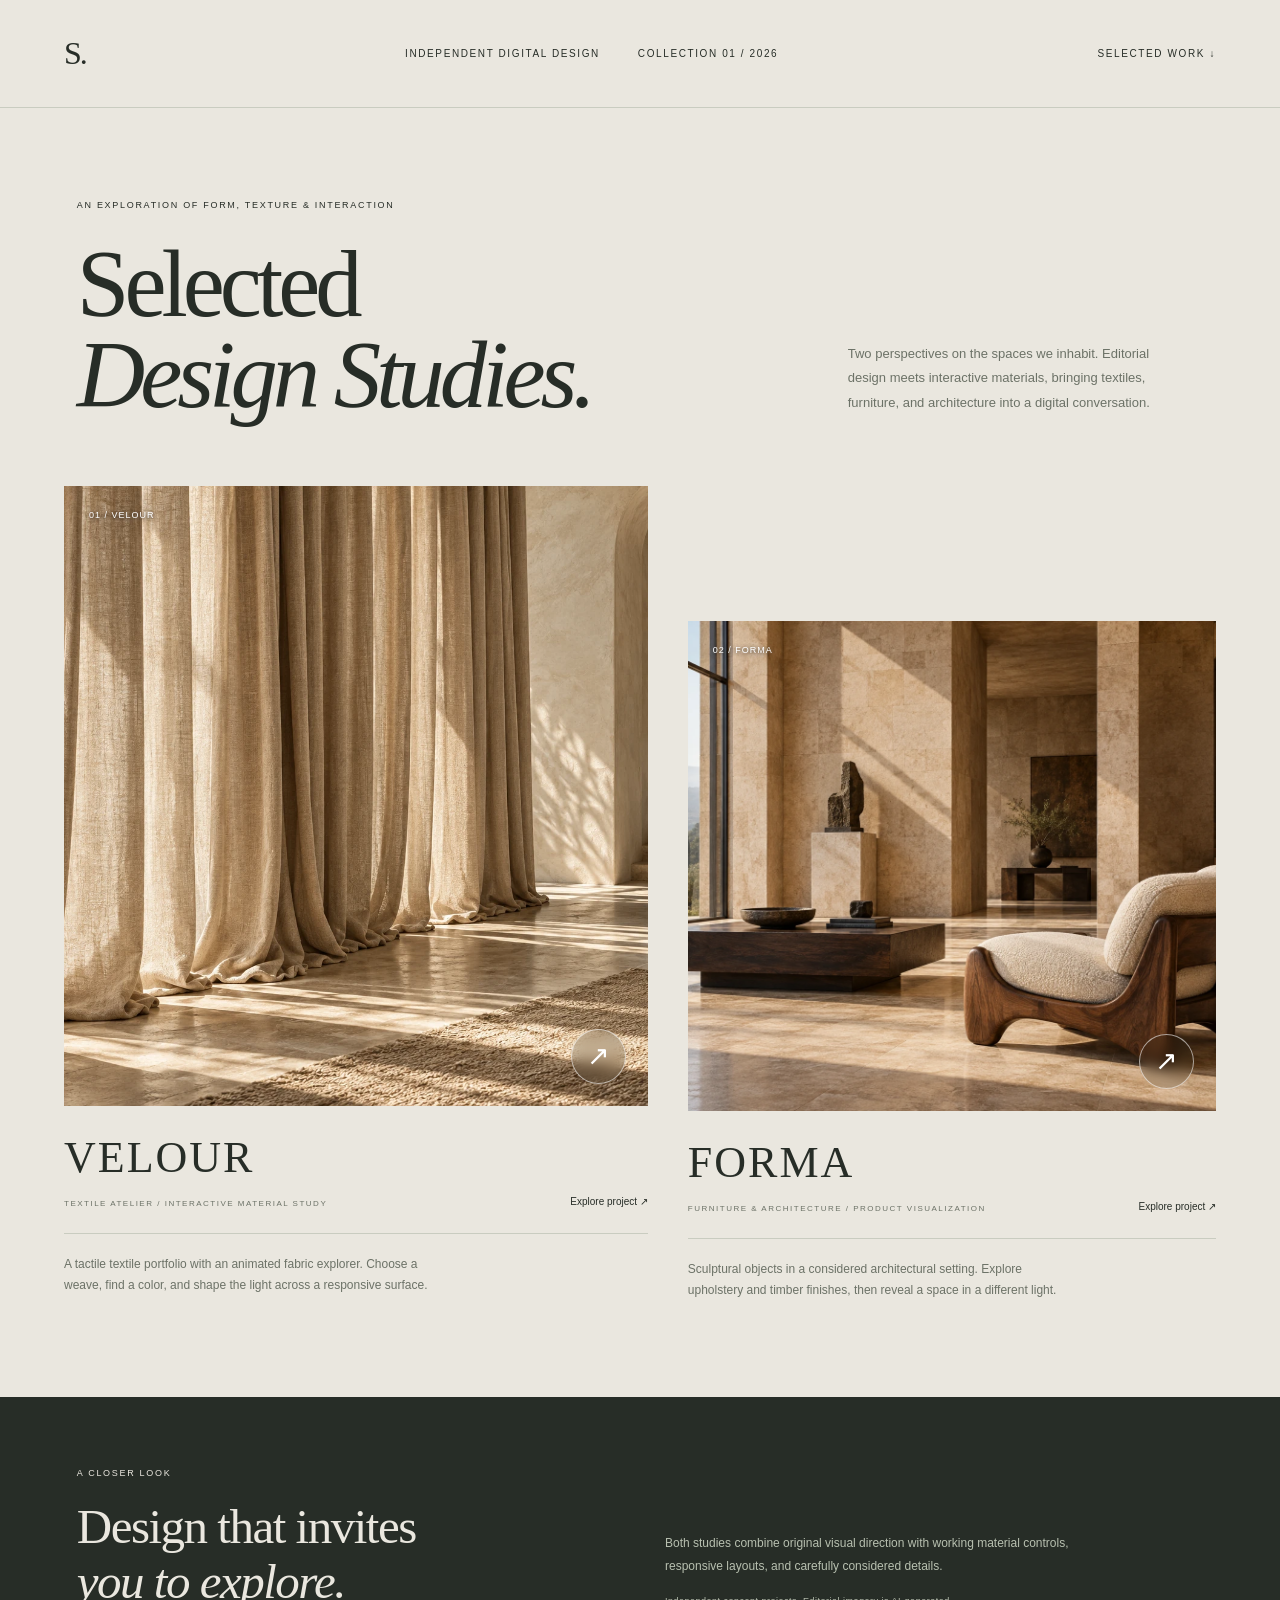
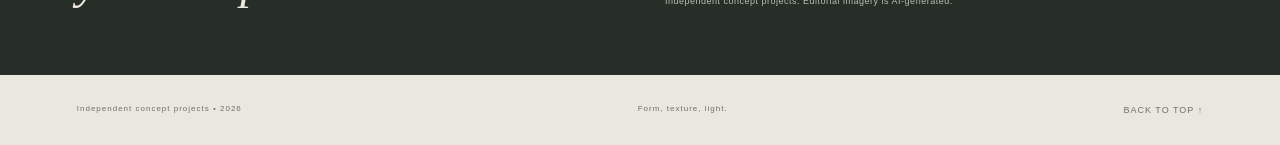
<file: index.html>
<!doctype html>
<html lang="en">
<head>
<meta charset="utf-8"><meta name="viewport" content="width=device-width, initial-scale=1">
<title>Selected Design Studies</title><meta name="description" content="Two independent digital design studies exploring textiles, sculptural furniture, and architectural atmosphere through interactive materials."><meta name="theme-color" content="#eae7df">
<link rel="icon" href="data:image/svg+xml,%3Csvg xmlns='http://www.w3.org/2000/svg' viewBox='0 0 64 64'%3E%3Crect width='64' height='64' fill='%23272d27'/%3E%3Ctext x='13' y='46' font-family='Georgia' font-size='43' fill='%23eae7df'%3Es%3C/text%3E%3C/svg%3E">
<style>
:root{--paper:#eae7df;--ink:#272d27;--muted:#6c7267;--line:#c9ccc0}*{box-sizing:border-box}html{scroll-behavior:smooth}body{margin:0;background:var(--paper);color:var(--ink);font-family:Arial,Helvetica,sans-serif}a{color:inherit;text-decoration:none}a:focus-visible{outline:2px solid #887348;outline-offset:8px}header{padding:35px 5%;display:flex;align-items:center;justify-content:space-between;border-bottom:1px solid var(--line);font-size:10px;letter-spacing:1.6px;text-transform:uppercase}.mark{font-family:Georgia,serif;font-size:32px;letter-spacing:-2px}.header-meta{display:flex;gap:38px}.intro{padding:86px 6% 65px;display:grid;grid-template-columns:2fr 1fr;align-items:end;gap:60px}.eyebrow{font-size:9px;letter-spacing:1.7px;text-transform:uppercase}.intro h1{font:400 clamp(62px,7.4vw,116px)/.96 Georgia,serif;letter-spacing:-5px;margin:27px 0 0}.intro h1 em{font-weight:400}.intro p{max-width:310px;font-size:13px;line-height:1.9;color:var(--muted);margin:0 0 5px}.work{padding:0 5% 95px;display:grid;grid-template-columns:1.05fr .95fr;gap:40px;align-items:start}.project{display:block}.project:nth-child(2){padding-top:135px}.image{height:620px;overflow:hidden;position:relative;background:#b3a68c}.project:nth-child(2) .image{height:490px;background:#6f695b}.image img{width:100%;height:100%;display:block;object-fit:cover;transition:transform .8s cubic-bezier(.2,.7,.3,1)}.project:first-child img{object-position:44% center}.project:nth-child(2) img{object-position:70% center}.project:hover img{transform:scale(1.035)}.number{position:absolute;top:24px;left:25px;color:#fff;font-size:9px;letter-spacing:1px;text-shadow:0 1px 4px #333}.open{position:absolute;right:22px;bottom:22px;width:55px;height:55px;border:1px solid #ffffff90;color:#fff;border-radius:50%;display:grid;place-items:center;font-size:27px;background:#20261c25;backdrop-filter:blur(7px);transition:background .3s}.project:hover .open{background:#eae7df;color:var(--ink)}.caption{padding:26px 0 23px;display:flex;align-items:end;justify-content:space-between;gap:16px;border-bottom:1px solid var(--line)}.caption h2{font:400 44px Georgia,serif;letter-spacing:2px;margin:0 0 9px}.caption .category{font-size:8px;letter-spacing:1.5px;text-transform:uppercase;color:var(--muted)}.view{font-size:10px;white-space:nowrap;padding-bottom:3px}.description{font-size:12px;line-height:1.8;max-width:390px;color:var(--muted);margin:20px 0 0}.closing{background:var(--ink);color:var(--paper);padding:65px 6%;display:grid;grid-template-columns:1fr 1fr;gap:50px;align-items:end}.closing h2{font:400 49px/1.12 Georgia,serif;letter-spacing:-1.5px;margin:20px 0 0}.closing p{font-size:12px;line-height:1.9;color:#b8c0b0;max-width:420px;margin:0}.closing p span{display:block;font-size:9px;letter-spacing:.5px;margin-top:15px}footer{padding:27px 6%;display:flex;justify-content:space-between;gap:25px;font-size:8px;letter-spacing:1px;color:var(--muted);line-height:1.8}footer a{font-size:9px;text-transform:uppercase}@media(min-width:1700px){body{max-width:1900px;margin:auto}}@media(max-width:1000px){.intro{gap:35px}.intro h1{font-size:77px}.image{height:490px}.project:nth-child(2) .image{height:400px}.work{gap:28px}.caption h2{font-size:34px}.caption{align-items:start;flex-direction:column;gap:15px}.closing h2{font-size:42px}}@media(max-width:650px){header{padding:24px 6%}.header-meta{gap:0}.header-meta span:last-child{display:none}.intro{display:block;padding:57px 6% 42px}.intro h1{font-size:61px;letter-spacing:-3px;margin:23px 0 28px}.intro p{font-size:12px;max-width:330px}.work{display:block;padding:0 6% 55px}.project:nth-child(2){padding-top:48px}.image,.project:nth-child(2) .image{height:460px}.caption{flex-direction:row;align-items:end}.caption h2{font-size:34px}.caption .category{font-size:7px}.view{font-size:8px}.description{font-size:11px;margin-top:16px}.open{height:46px;width:46px;font-size:23px}.closing{display:block;padding:52px 6%}.closing h2{font-size:40px;margin-bottom:28px}.closing p{font-size:11px}footer{font-size:7px;gap:20px}footer>span{max-width:240px}}@media(prefers-reduced-motion:reduce){html{scroll-behavior:auto}.image img,.open{transition:none}}
</style>
</head>
<body>
<header><a class="mark" href="#" aria-label="Selected Design Studies home">s.</a><div class="header-meta"><span>Independent digital design</span><span>Collection 01 / 2026</span></div><a href="#work">Selected work ↓</a></header>
<main>
<section class="intro"><div><span class="eyebrow">An exploration of form, texture & interaction</span><h1>Selected<br><em>Design Studies.</em></h1></div><p>Two perspectives on the spaces we inhabit. Editorial design meets interactive materials, bringing textiles, furniture, and architecture into a digital conversation.</p></section>
<section class="work" id="work" aria-label="Selected portfolio projects">
<a class="project" href="velour/"><div class="image"><img src="velour/assets/hero.webp" alt="Sunlit natural linen draped through a warm architectural interior" fetchpriority="high"><span class="number">01 / VELOUR</span><span class="open" aria-hidden="true">↗</span></div><div class="caption"><div><h2>VELOUR</h2><span class="category">Textile atelier / Interactive material study</span></div><span class="view">Explore project ↗</span></div><p class="description">A tactile textile portfolio with an animated fabric explorer. Choose a weave, find a color, and shape the light across a responsive surface.</p></a>
<a class="project" href="forma/"><div class="image"><img src="forma/assets/hero.webp" alt="A sculptural walnut and bouclé lounge chair in a limestone gallery" fetchpriority="high"><span class="number">02 / FORMA</span><span class="open" aria-hidden="true">↗</span></div><div class="caption"><div><h2>FORMA</h2><span class="category">Furniture & architecture / Product visualization</span></div><span class="view">Explore project ↗</span></div><p class="description">Sculptural objects in a considered architectural setting. Explore upholstery and timber finishes, then reveal a space in a different light.</p></a>
</section>
<section class="closing"><div><span class="eyebrow">A closer look</span><h2>Design that invites<br><em>you to explore.</em></h2></div><p>Both studies combine original visual direction with working material controls, responsive layouts, and carefully considered details.<span>Independent concept projects. Editorial imagery is AI-generated.</span></p></section>
</main><footer><span>Independent concept projects • 2026</span><span>Form, texture, light.</span><a href="#">Back to top ↑</a></footer>
</body></html>
</file>
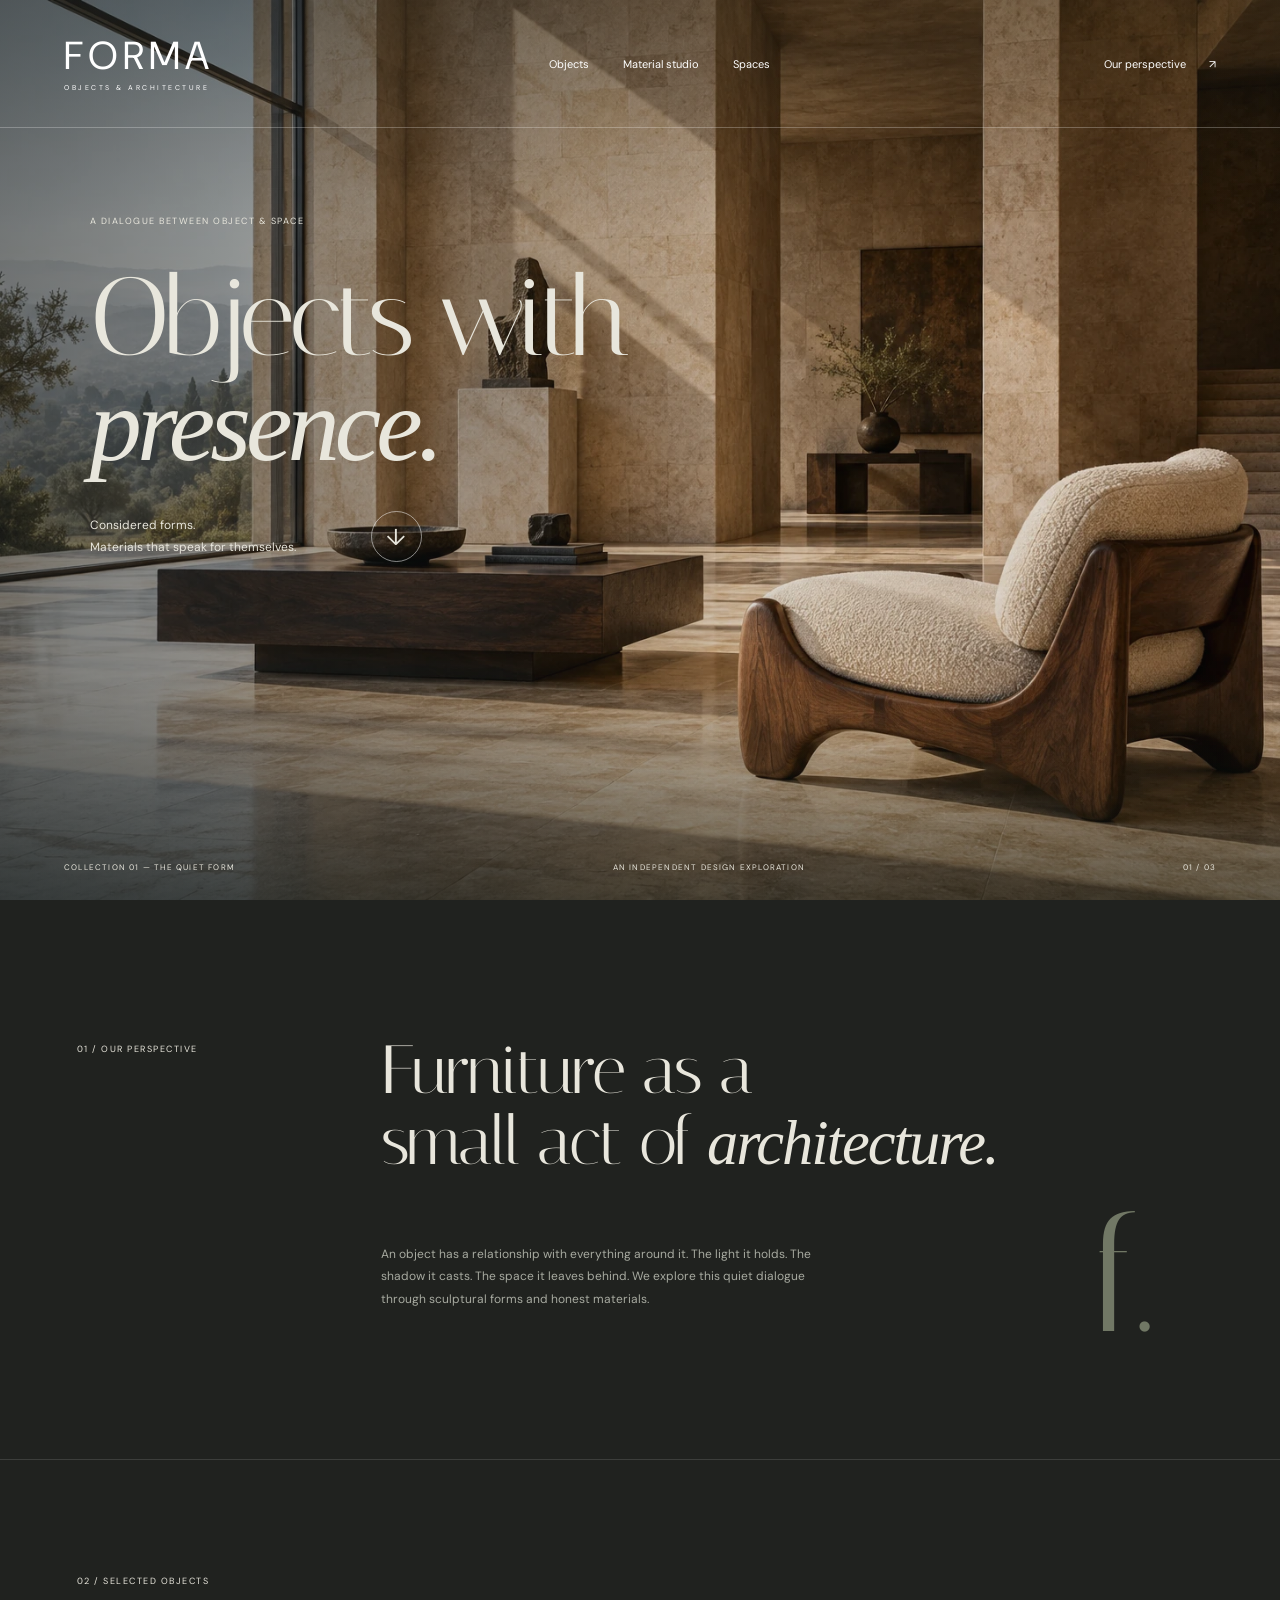
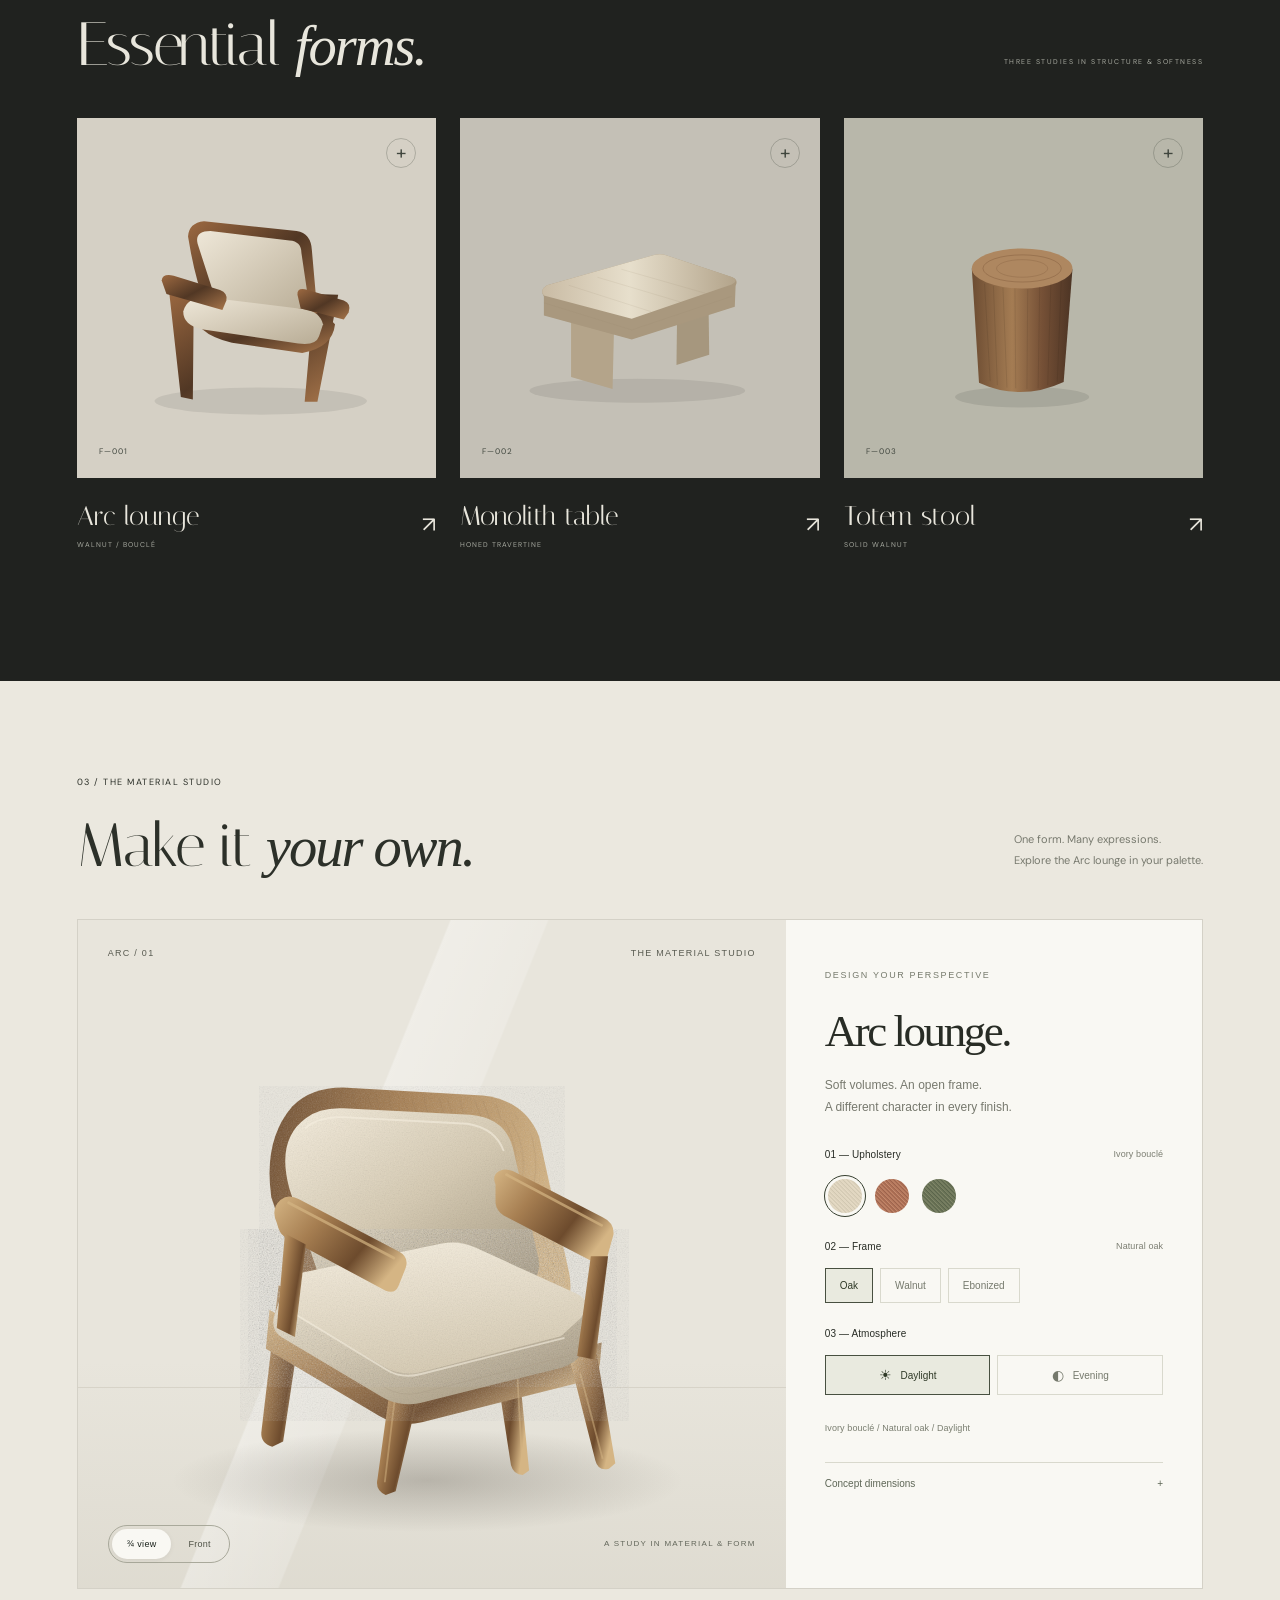
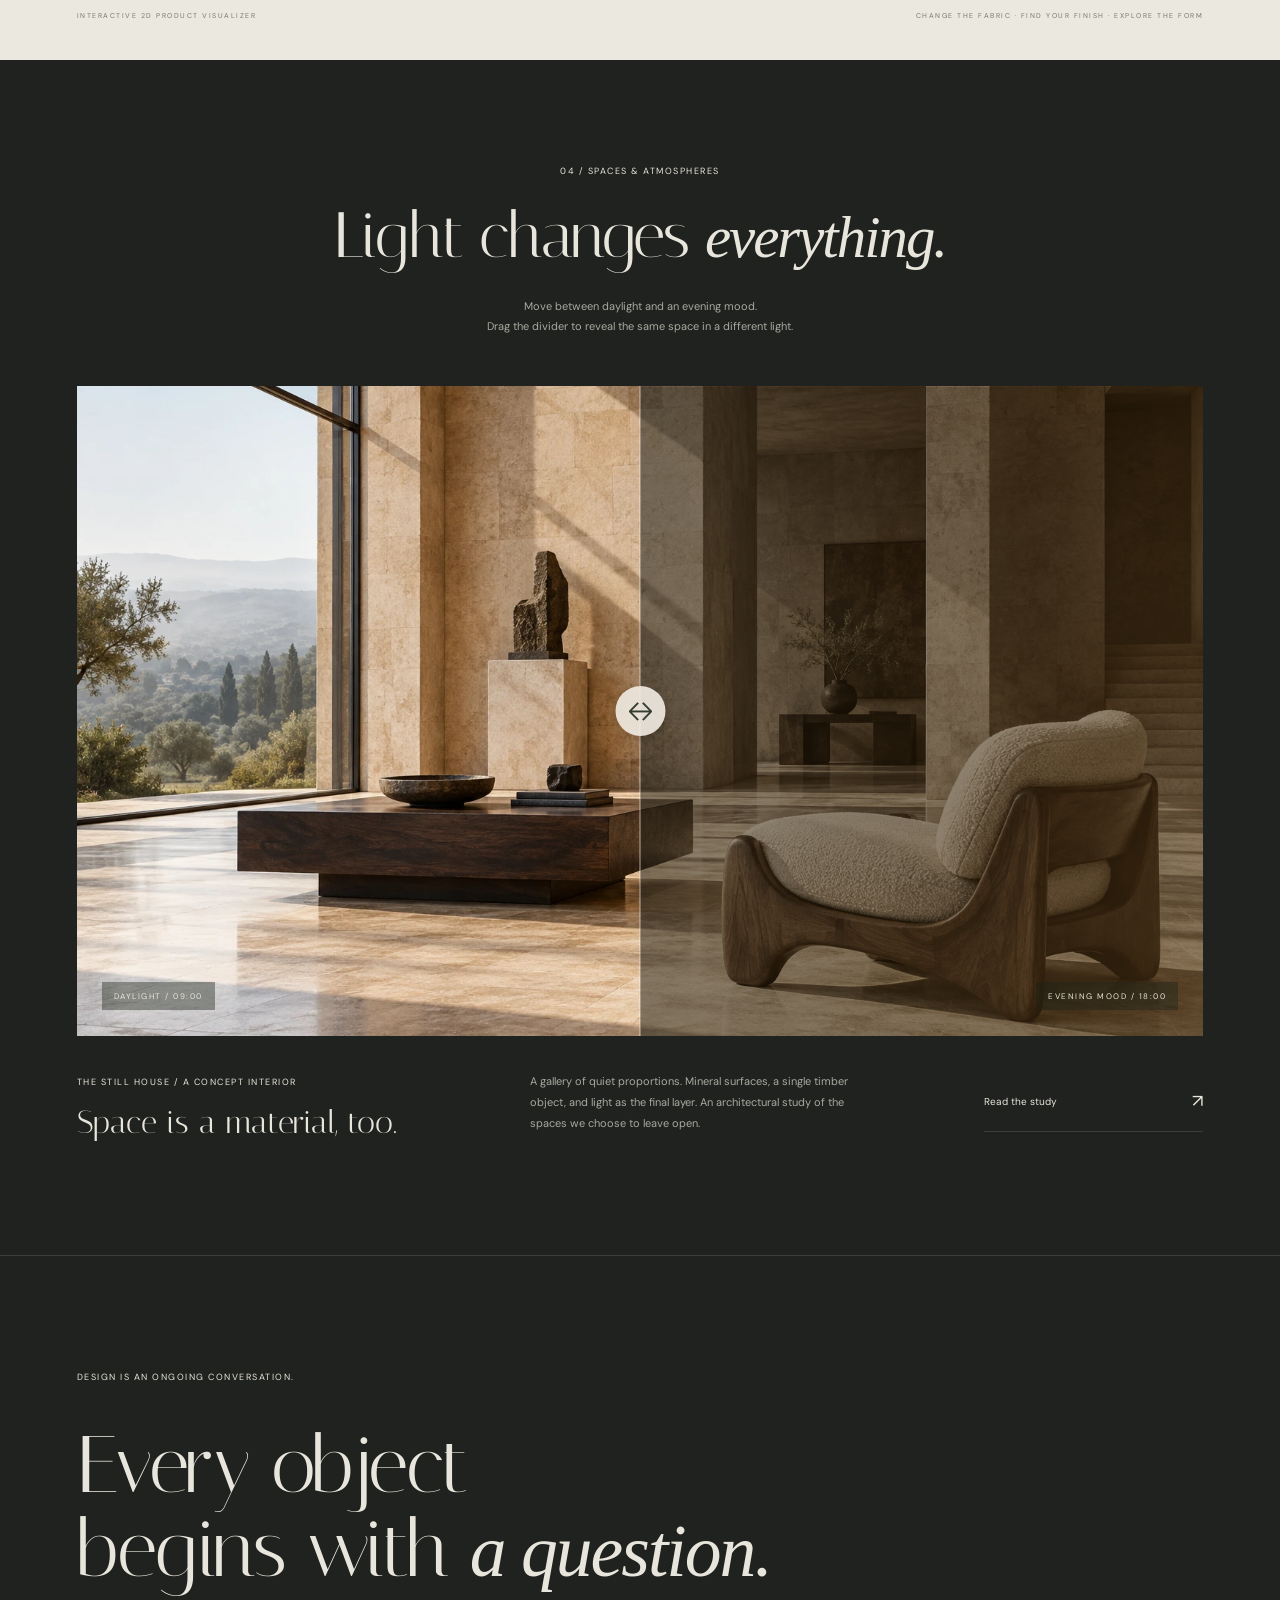
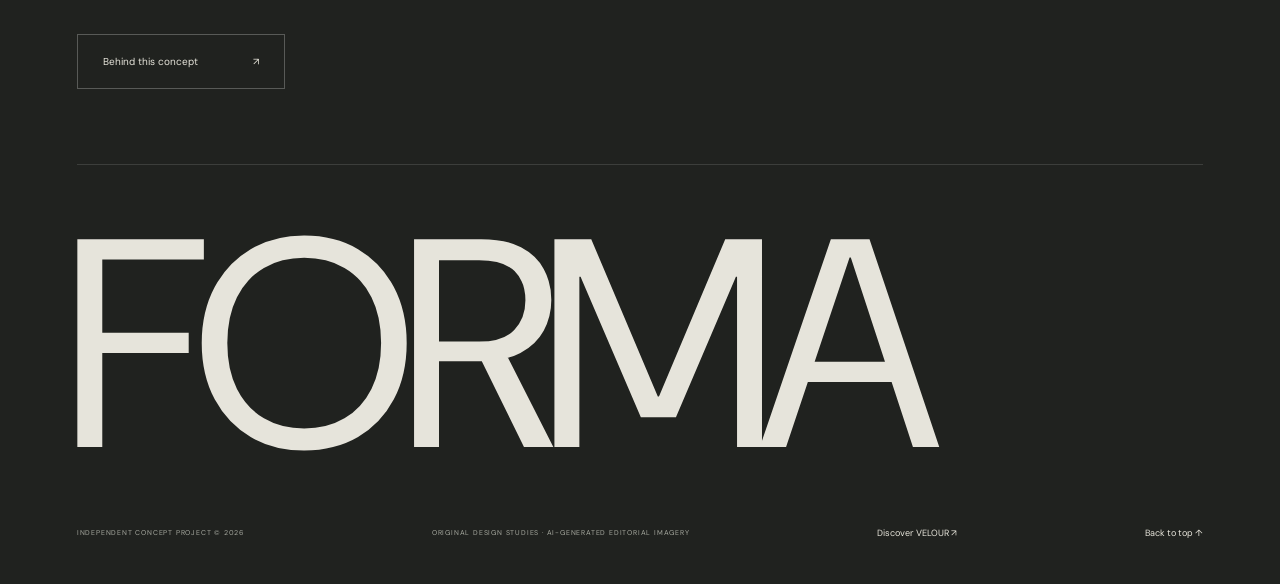
<file: forma/index.html>
<!doctype html><html lang="en"><head><meta charset="utf-8"><meta name="viewport" content="width=device-width,initial-scale=1"><title>FORMA — Objects with presence.</title><meta name="description" content="An independent furniture and architecture concept portfolio. Configure a sculptural chair and explore a layered architectural light study."><meta name="theme-color" content="#20221f"><meta property="og:title" content="FORMA — Objects & Architecture"><meta property="og:description" content="Sculptural furniture, a live finish configurator, and an architectural light study. Independent concept."><meta property="og:image" content="assets/hero.webp"><link rel="icon" href="data:image/svg+xml,%3Csvg xmlns='http://www.w3.org/2000/svg' viewBox='0 0 64 64'%3E%3Crect width='64' height='64' fill='%2320221f'/%3E%3Ctext x='14' y='47' font-family='Georgia' font-size='48' fill='%23eeeae0'%3EF%3C/text%3E%3C/svg%3E"><link rel="stylesheet" href="style.css"><link rel="stylesheet" href="visualizer.css"><script src="app.js" defer></script><script src="visualizer.js" defer></script></head><body>
<a class="skip" href="#objects">Skip to objects</a><header class="header"><a class="logo" href="#" aria-label="Forma home">FORMA<span>OBJECTS & ARCHITECTURE</span></a><nav aria-label="Main navigation"><a href="#objects">Objects</a><a href="#material-studio">Material studio</a><a href="#spaces">Spaces</a></nav><a class="header-end" href="#about">Our perspective <span>↗</span></a></header>
<main><section class="hero"><img src="assets/hero.webp" alt="A sculptural walnut lounge chair in a monumental limestone architectural gallery" fetchpriority="high"><div class="hero-shade"></div><div class="hero-content"><span class="eyebrow">A DIALOGUE BETWEEN OBJECT & SPACE</span><h1>Objects with<br><em>presence.</em></h1><div class="hero-row"><p>Considered forms.<br>Materials that speak for themselves.</p><a class="round-link" href="#objects" aria-label="Discover the objects">↓</a></div></div><div class="hero-caption"><span>COLLECTION 01 — THE QUIET FORM</span><span>AN INDEPENDENT DESIGN EXPLORATION</span><span>01 / 03</span></div></section>
<section class="manifesto section" id="about"><span class="section-label">01 / OUR PERSPECTIVE</span><div><h2>Furniture as a<br>small act of <em>architecture.</em></h2><div class="manifesto-bottom"><p>An object has a relationship with everything around it. The light it holds. The shadow it casts. The space it leaves behind. We explore this quiet dialogue through sculptural forms and honest materials.</p><div class="manifesto-mark" aria-hidden="true">f.</div></div></div></section>
<section class="objects section" id="objects"><div class="section-heading"><div><span class="section-label">02 / SELECTED OBJECTS</span><h2>Essential <em>forms.</em></h2></div><span class="mini-note">THREE STUDIES IN STRUCTURE & SOFTNESS</span></div><div class="object-grid"><button class="object-card" data-object="arc"><div class="object-art art-chair"><svg viewBox="0 0 450 400" aria-hidden="true"><defs><linearGradient id="chairWood" x2="1" y2="1"><stop stop-color="#9c6941"/><stop offset=".5" stop-color="#513724"/><stop offset="1" stop-color="#a8764b"/></linearGradient><linearGradient id="chairFabric" x2="1" y2="1"><stop stop-color="#eee7d8"/><stop offset="1" stop-color="#b8ac95"/></linearGradient></defs><ellipse cx="230" cy="329" rx="133" ry="17" fill="#000" opacity=".08"/><path d="M115 189L130 324 145 327 146 219 292 252 285 330 301 330 327 196Z" fill="url(#chairWood)"/><path d="M144 213Q145 244 194 256L282 269Q320 262 323 233L306 216Z" fill="url(#chairWood)"/><path d="M139 123Q140 106 159 104L275 116Q293 119 294 140L301 219 178 235Q153 210 139 123Z" fill="url(#chairWood)"/><path d="M151 132Q147 116 167 116L266 128Q281 129 281 144L291 212 181 225Z" fill="url(#chairFabric)"/><path d="M133 217Q137 199 162 199L285 214Q304 217 308 233L303 248Q299 260 277 257L156 239Q133 234 133 217Z" fill="url(#chairFabric)"/><path d="M106 178Q107 169 121 172L179 190Q189 194 187 203L182 215 112 195Z" fill="url(#chairWood)"/><path d="M276 196Q275 186 289 190L334 203Q344 207 340 218L334 227 280 213Z" fill="url(#chairWood)"/></svg><span class="object-plus">+</span><span class="object-number">F—001</span></div><div class="object-caption"><h3>Arc lounge</h3><span>WALNUT / BOUCLÉ</span><span>↗</span></div></button><button class="object-card" data-object="monolith"><div class="object-art art-table"><svg viewBox="0 0 450 400" aria-hidden="true"><defs><linearGradient id="tableStone"><stop stop-color="#c9bba4"/><stop offset=".45" stop-color="#e7dfcc"/><stop offset="1" stop-color="#b3a48b"/></linearGradient></defs><ellipse cx="222" cy="316" rx="135" ry="15" fill="#000" opacity=".08"/><path d="M139 214L139 299 191 314 193 230Z" fill="#b4a48a"/><path d="M272 202L271 284 312 271 311 199Z" fill="#a6977e"/><path d="M105 198Q99 190 109 184L244 146Q251 144 260 147L341 174Q349 177 345 185L344 211 215 252 105 222Z" fill="#a9987e"/><path d="M105 197Q99 190 109 184L244 146Q251 144 260 147L341 174Q350 178 340 183L215 226Z" fill="url(#tableStone)"/><g fill="none" stroke="#8e8066" opacity=".15"><path d="M136 184L239 217M172 174L276 205M202 164L307 194M105 206L215 240 340 198"/></g></svg><span class="object-plus">+</span><span class="object-number">F—002</span></div><div class="object-caption"><h3>Monolith table</h3><span>HONED TRAVERTINE</span><span>↗</span></div></button><button class="object-card" data-object="totem"><div class="object-art art-stool"><svg viewBox="0 0 450 400" aria-hidden="true"><defs><linearGradient id="stoolWood"><stop stop-color="#6c4c32"/><stop offset=".4" stop-color="#a47c53"/><stop offset=".7" stop-color="#755036"/><stop offset="1" stop-color="#4c3424"/></linearGradient></defs><ellipse cx="223" cy="324" rx="84" ry="13" fill="#000" opacity=".09"/><path d="M160 163L169 306Q221 330 275 305L286 164Z" fill="url(#stoolWood)"/><ellipse cx="223" cy="163" rx="63" ry="25" fill="#ae8760"/><ellipse cx="223" cy="163" rx="49" ry="17" fill="none" stroke="#7a5638" opacity=".5"/><ellipse cx="223" cy="163" rx="32" ry="11" fill="none" stroke="#7a5638" opacity=".35"/><g fill="none" stroke="#24170f" opacity=".13"><path d="M176 182L183 304M187 185L192 309M199 187L204 312M214 188L215 313M230 189L229 314M245 186L243 313M259 182L255 309M272 178L267 305"/></g></svg><span class="object-plus">+</span><span class="object-number">F—003</span></div><div class="object-caption"><h3>Totem stool</h3><span>SOLID WALNUT</span><span>↗</span></div></button></div></section>
<section class="studio section" id="material-studio"><div class="section-heading"><div><span class="section-label">03 / THE MATERIAL STUDIO</span><h2>Make it <em>your own.</em></h2></div><p>One form. Many expressions.<br>Explore the Arc lounge in your palette.</p></div><!-- Include visualizer.css and visualizer.js once. This component has no dependencies. -->
<section class="forma-configurator" aria-label="Arc lounge chair material studio">
  <div class="forma-stage" data-light="day">
    <div class="forma-stage-meta"><span>ARC / 01</span><span>THE MATERIAL STUDIO</span></div>
    <div class="forma-light-wash" aria-hidden="true"></div>
    <svg class="forma-chair" viewBox="0 0 780 650" role="img" aria-label="Arc sculptural lounge chair in ivory boucle with natural oak frame">
      <defs>
        <linearGradient id="forma-wood-grad" x1="0" y1="0" x2="1" y2=".6"><stop stop-color="var(--forma-wood-light)"/><stop offset=".36" stop-color="var(--forma-wood)"/><stop offset=".73" stop-color="var(--forma-wood-dark)"/><stop offset="1" stop-color="var(--forma-wood-light)"/></linearGradient>
        <linearGradient id="forma-fabric-grad" x1="0" y1="0" x2=".8" y2="1"><stop stop-color="var(--forma-fabric-light)"/><stop offset=".5" stop-color="var(--forma-fabric)"/><stop offset="1" stop-color="var(--forma-fabric-dark)"/></linearGradient>
        <linearGradient id="forma-seat-grad" x1=".2" y1="0" x2=".5" y2="1"><stop stop-color="var(--forma-fabric-light)"/><stop offset="1" stop-color="var(--forma-fabric)"/></linearGradient>
        <linearGradient id="forma-back-grad" x1="0" y1="0" x2="1" y2=".2"><stop stop-color="var(--forma-wood-dark)"/><stop offset=".44" stop-color="var(--forma-wood)"/><stop offset="1" stop-color="var(--forma-wood-light)"/></linearGradient>
        <radialGradient id="forma-shadow"><stop stop-color="#30291f" stop-opacity=".24"/><stop offset="1" stop-color="#30291f" stop-opacity="0"/></radialGradient>
        <filter id="forma-boucle"><feTurbulence type="fractalNoise" baseFrequency=".72" numOctaves="3" seed="19" result="noise"/><feColorMatrix in="noise" type="saturate" values="0"/><feComponentTransfer><feFuncA type="linear" slope=".24"/></feComponentTransfer><feBlend in="SourceGraphic" mode="multiply"/></filter>
        <filter id="forma-soft"><feGaussianBlur stdDeviation="5"/></filter>
        <pattern id="forma-grain" width="39" height="160" patternUnits="userSpaceOnUse"><path d="M1 0Q22 35 10 80T17 160M9 0Q30 35 19 80T25 160M25 0Q43 35 33 80T37 160" fill="none" stroke="var(--forma-wood-dark)" stroke-width=".65" opacity=".22"/></pattern>
      </defs>
      <ellipse cx="385" cy="557" rx="282" ry="57" fill="url(#forma-shadow)"/>
      <g class="forma-chair-angle" data-chair-view="angle">
        <!-- Far legs and rear shell. -->
        <path d="M450 364L477 540Q480 551 490 551L497 546L478 354Z" fill="url(#forma-wood-grad)"/>
        <path d="M221 342L202 504Q201 516 214 520L226 514L250 355Z" fill="url(#forma-wood-grad)"/>
        <path d="M213 245Q204 182 236 145Q256 124 292 124L446 133Q492 138 508 178L541 328Q549 366 518 391L337 430Q284 432 263 395Z" fill="url(#forma-back-grad)"/>
        <path d="M215 243Q208 179 239 148Q262 128 292 129L443 138Q487 145 502 181L534 326Q543 361 515 383L337 423Q291 429 270 390Z" fill="url(#forma-grain)"/>
        <!-- Generous wrapped back cushion. -->
        <path d="M233 236Q218 182 251 158Q266 146 292 147L432 154Q470 157 479 190L507 311Q512 335 490 346L321 382Q291 388 276 363Z" fill="url(#forma-fabric-grad)" filter="url(#forma-boucle)"/>
        <path d="M250 169Q267 155 296 157L429 164Q460 169 469 194" fill="none" stroke="var(--forma-fabric-light)" stroke-width="2" opacity=".6"/>
        <path d="M281 357Q296 375 321 369L486 337" fill="none" stroke="var(--forma-fabric-dark)" stroke-width="1.5" opacity=".45"/>
        <!-- Lower sculptural frame. -->
        <path d="M211 369L341 449Q359 459 382 453L577 405L575 429Q572 444 553 449L379 493Q354 499 332 486L207 412Z" fill="url(#forma-wood-grad)"/>
        <path d="M343 461L330 555Q327 568 339 573L350 569L373 471Z" fill="url(#forma-wood-grad)"/>
        <path d="M542 425L570 535Q573 547 585 544L592 538L571 414Z" fill="url(#forma-wood-grad)"/>
        <path d="M349 467L338 559M553 438L578 533M481 383L489 532" fill="none" stroke="var(--forma-wood-light)" stroke-width="2" opacity=".5"/>
        <!-- Seat, lip and piping. -->
        <path d="M230 335L401 299Q422 295 441 304L556 357Q577 368 568 391L553 418Q549 428 532 433L376 472Q353 476 335 465L224 399Q211 390 217 373Z" fill="url(#forma-fabric-grad)" filter="url(#forma-boucle)"/>
        <path d="M233 331L401 296Q421 292 439 301L549 351Q568 360 554 378L532 398L376 438Q356 442 338 432L233 371Q211 357 233 331Z" fill="url(#forma-seat-grad)" filter="url(#forma-boucle)"/>
        <path d="M223 364L340 435Q356 445 377 440L536 400" fill="none" stroke="var(--forma-fabric-light)" stroke-width="2" opacity=".6"/>
        <path d="M337 454Q355 465 375 461L539 420" fill="none" stroke="var(--forma-fabric-dark)" stroke-width="1" opacity=".4"/>
        <!-- Continuous bentwood arms, carefully lit. -->
        <path d="M219 273Q212 258 223 248Q232 241 243 247L354 305Q365 311 361 323L353 343Q349 352 339 348L227 288Q222 285 219 273Z" fill="url(#forma-wood-grad)"/>
        <path d="M232 251L348 312" fill="none" stroke="var(--forma-wood-light)" stroke-width="3" stroke-linecap="round" opacity=".7"/>
        <path d="M228 285L219 389L239 399L251 297Z" fill="url(#forma-wood-grad)"/>
        <path d="M460 231Q455 219 467 215Q474 213 485 219L578 267Q591 273 590 286L583 311Q581 320 569 317L469 265Q461 260 460 251Z" fill="url(#forma-wood-grad)"/>
        <path d="M472 220L577 276" fill="none" stroke="var(--forma-wood-light)" stroke-width="3" stroke-linecap="round" opacity=".7"/>
        <path d="M565 310L550 420L570 424L584 310Z" fill="url(#forma-wood-grad)"/>
        <path d="M573 320L560 408" fill="none" stroke="url(#forma-grain)" stroke-width="10"/>
      </g>
      <g class="forma-chair-front" data-chair-view="front" hidden>
        <path d="M253 364L226 544Q225 555 237 558L247 552L281 364M499 364L533 552Q543 561 552 551L525 364" fill="url(#forma-wood-grad)"/>
        <path d="M222 242Q220 143 278 137L495 137Q553 145 550 242L533 390L240 390Z" fill="url(#forma-back-grad)"/>
        <path d="M243 238Q239 166 285 158L488 158Q532 166 529 238L517 358L257 358Z" fill="url(#forma-fabric-grad)" filter="url(#forma-boucle)"/>
        <path d="M264 183Q277 169 296 169L478 169Q500 171 511 188" stroke="var(--forma-fabric-light)" stroke-width="2" fill="none" opacity=".6"/>
        <path d="M224 373L548 373L544 457Q541 471 523 471L248 471Q231 471 229 455Z" fill="url(#forma-wood-grad)"/>
        <path d="M245 450L229 558Q228 568 240 570L253 565L274 454M503 454L524 565Q537 574 548 563L531 450" fill="url(#forma-wood-grad)"/>
        <path d="M250 343Q258 331 279 331L494 331Q516 332 524 344L540 400Q546 436 520 445L254 445Q228 437 233 405Z" fill="url(#forma-fabric-grad)" filter="url(#forma-boucle)"/>
        <path d="M252 342Q258 331 280 331L495 331Q515 332 522 343L533 390Q537 410 515 412L257 412Q235 412 239 391Z" fill="url(#forma-seat-grad)" filter="url(#forma-boucle)"/>
        <path d="M244 406Q254 416 269 416L504 416Q523 415 531 405" stroke="var(--forma-fabric-light)" stroke-width="2" fill="none" opacity=".6"/>
        <path d="M212 271Q208 259 220 255L248 256Q261 260 262 273L257 304L212 304Z" fill="url(#forma-wood-grad)"/>
        <path d="M213 300L215 429L235 432L242 300Z" fill="url(#forma-wood-grad)"/>
        <path d="M512 273Q512 260 525 256L553 255Q565 259 561 271L561 304L516 304Z" fill="url(#forma-wood-grad)"/>
        <path d="M531 300L538 432L558 429L560 300Z" fill="url(#forma-wood-grad)"/>
        <path d="M221 263L249 264M525 264L553 263" stroke="var(--forma-wood-light)" stroke-width="3" stroke-linecap="round" opacity=".7"/>
      </g>
    </svg>
    <div class="forma-stage-bottom"><div class="forma-view-controls" role="group" aria-label="Chair view"><button type="button" data-forma-view="angle" aria-pressed="true">¾ view</button><button type="button" data-forma-view="front" aria-pressed="false">Front</button></div><span class="forma-stage-note">A STUDY IN MATERIAL & FORM</span></div>
  </div>
  <div class="forma-options">
    <p class="forma-eyebrow">DESIGN YOUR PERSPECTIVE</p>
    <h3>Arc lounge.</h3>
    <p class="forma-options-intro">Soft volumes. An open frame.<br>A different character in every finish.</p>
    <fieldset class="forma-fieldset"><legend><span>01 — Upholstery</span><span class="forma-choice-name" id="forma-fabric-name">Ivory bouclé</span></legend><div class="forma-swatches"><button type="button" class="forma-swatch forma-swatch-ivory" data-forma-fabric="ivory" aria-label="Ivory bouclé" aria-pressed="true"></button><button type="button" class="forma-swatch forma-swatch-clay" data-forma-fabric="clay" aria-label="Terracotta weave" aria-pressed="false"></button><button type="button" class="forma-swatch forma-swatch-olive" data-forma-fabric="olive" aria-label="Olive wool" aria-pressed="false"></button></div></fieldset>
    <fieldset class="forma-fieldset"><legend><span>02 — Frame</span><span class="forma-choice-name" id="forma-wood-name">Natural oak</span></legend><div class="forma-finish-options"><button type="button" data-forma-wood="oak" aria-pressed="true">Oak</button><button type="button" data-forma-wood="walnut" aria-pressed="false">Walnut</button><button type="button" data-forma-wood="black" aria-pressed="false">Ebonized</button></div></fieldset>
    <fieldset class="forma-fieldset"><legend><span>03 — Atmosphere</span></legend><div class="forma-light-options"><button type="button" data-forma-light="day" aria-pressed="true"><span aria-hidden="true">☀</span> Daylight</button><button type="button" data-forma-light="evening" aria-pressed="false"><span aria-hidden="true">◐</span> Evening</button></div></fieldset>
    <p class="forma-live-status" aria-live="polite">Ivory bouclé / Natural oak / Daylight</p>
    <details class="forma-dimensions"><summary>Concept dimensions <span aria-hidden="true">+</span></summary><p>W 820 × D 850 × H 780 mm<br>Seat height 410 mm<br>Illustrative design study. Materials are simulated.</p></details>
  </div>
</section>
<div class="studio-under"><span>INTERACTIVE 2D PRODUCT VISUALIZER</span><span>CHANGE THE FABRIC · FIND YOUR FINISH · EXPLORE THE FORM</span></div></section>
<section class="space-section" id="spaces"><div class="space-heading"><span class="section-label">04 / SPACES & ATMOSPHERES</span><h2>Light changes <em>everything.</em></h2><p>Move between daylight and an evening mood.<br>Drag the divider to reveal the same space in a different light.</p></div><div class="light-study" style="--reveal:50%"><img src="assets/hero.webp" alt="Architectural gallery in soft daylight" loading="lazy"><div class="evening-layer"><img src="assets/hero.webp" alt="The same gallery interpreted with a warmer evening atmosphere" loading="lazy"></div><div class="study-line"><span>↔</span></div><span class="study-label label-day">DAYLIGHT / 09:00</span><span class="study-label label-night">EVENING MOOD / 18:00</span><input id="light-reveal" type="range" min="0" max="100" value="50" aria-label="Reveal evening atmosphere" aria-valuetext="50 percent evening atmosphere"></div><div class="space-info"><div><span class="section-label">THE STILL HOUSE / A CONCEPT INTERIOR</span><h3>Space is a material, too.</h3></div><p>A gallery of quiet proportions. Mineral surfaces, a single timber object, and light as the final layer. An architectural study of the spaces we choose to leave open.</p><button class="text-link" data-project="space">Read the study <span>↗</span></button></div></section>
<section class="closing section"><span class="section-label">DESIGN IS AN ONGOING CONVERSATION.</span><h2>Every object<br>begins with <em>a question.</em></h2><button class="outline-button" data-project="about">Behind this concept <span>↗</span></button><div class="closing-rule"></div><span class="closing-word" aria-hidden="true">FORMA</span></section></main>
<footer><span>INDEPENDENT CONCEPT PROJECT © 2026</span><span>ORIGINAL DESIGN STUDIES · AI-GENERATED EDITORIAL IMAGERY</span><a href="../velour/">Discover VELOUR ↗</a><a href="#">Back to top ↑</a></footer>
<dialog id="project-dialog" aria-labelledby="project-title"><button class="dialog-close" aria-label="Close project details">×</button><span class="section-label">FORMA / DESIGN NOTES</span><h2 id="project-title"></h2><div id="project-body"></div><button class="outline-button" id="project-action"></button></dialog>
</body></html>
</file>
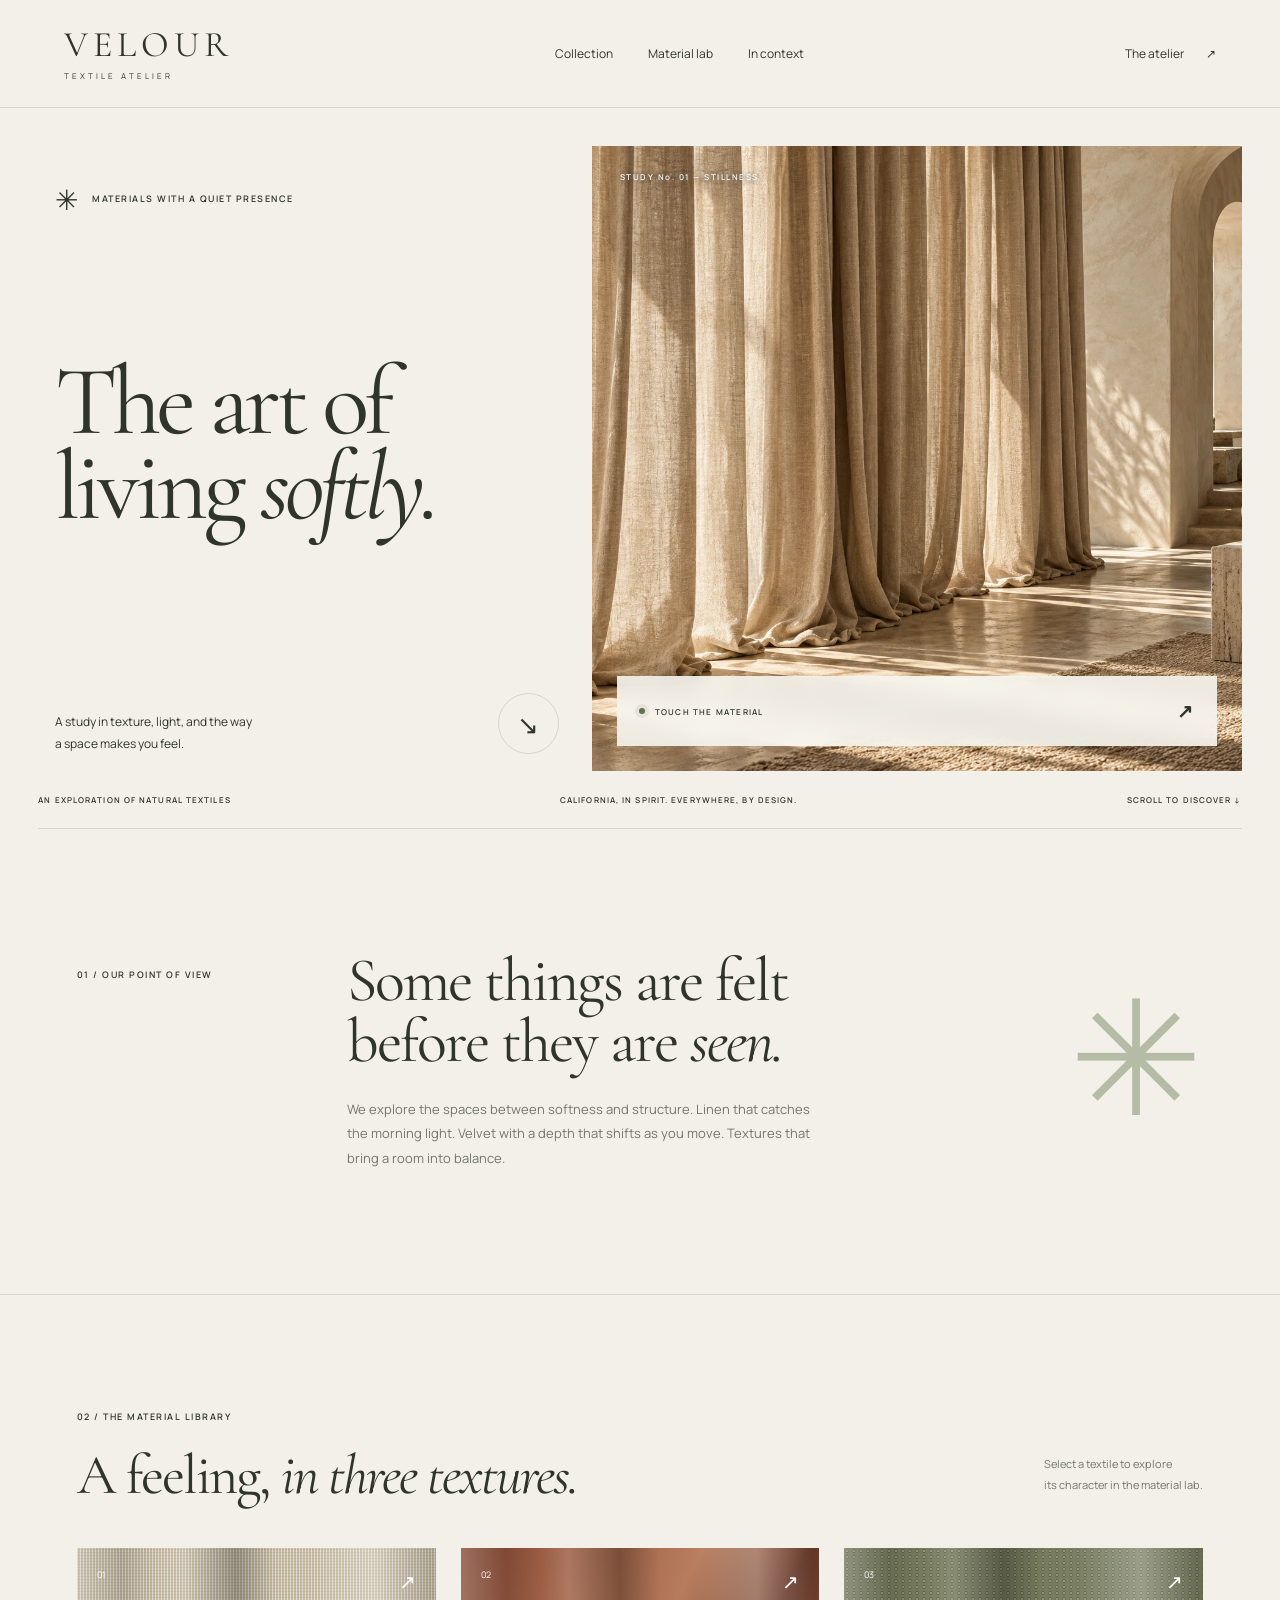
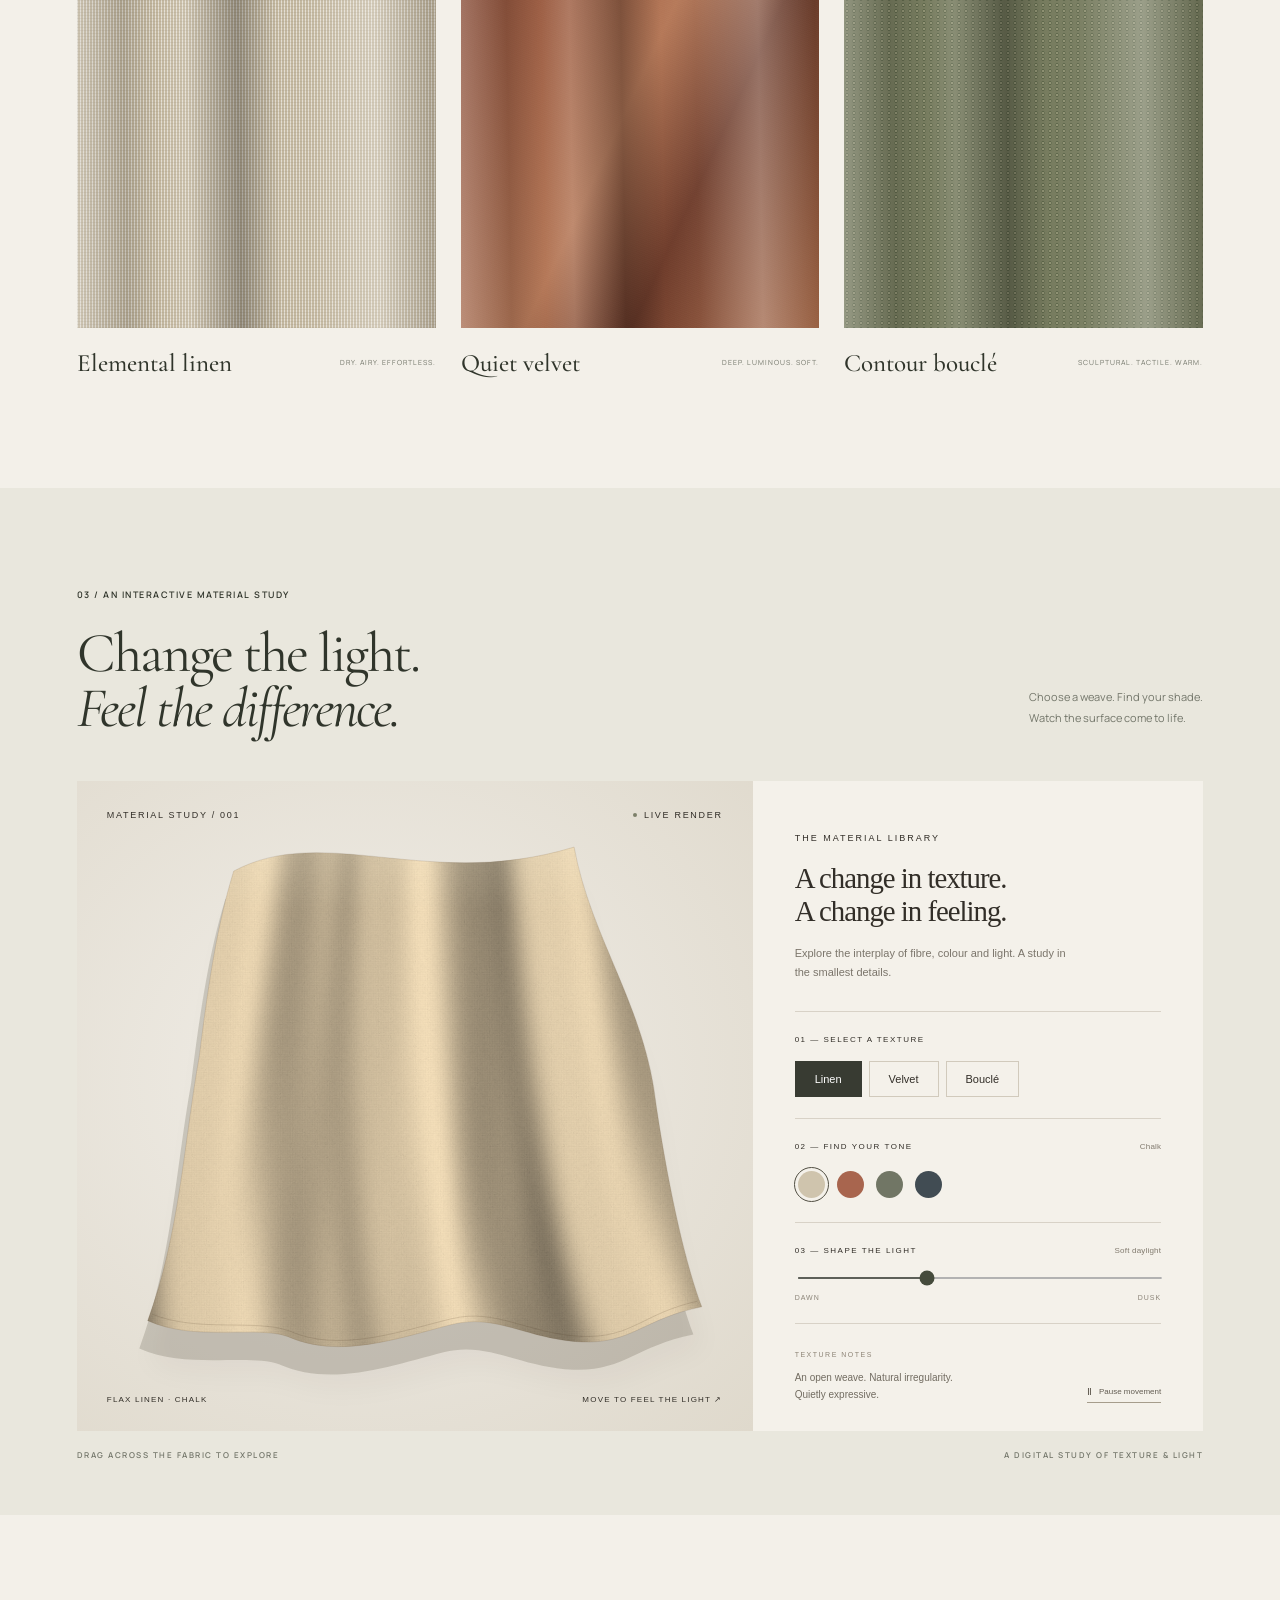
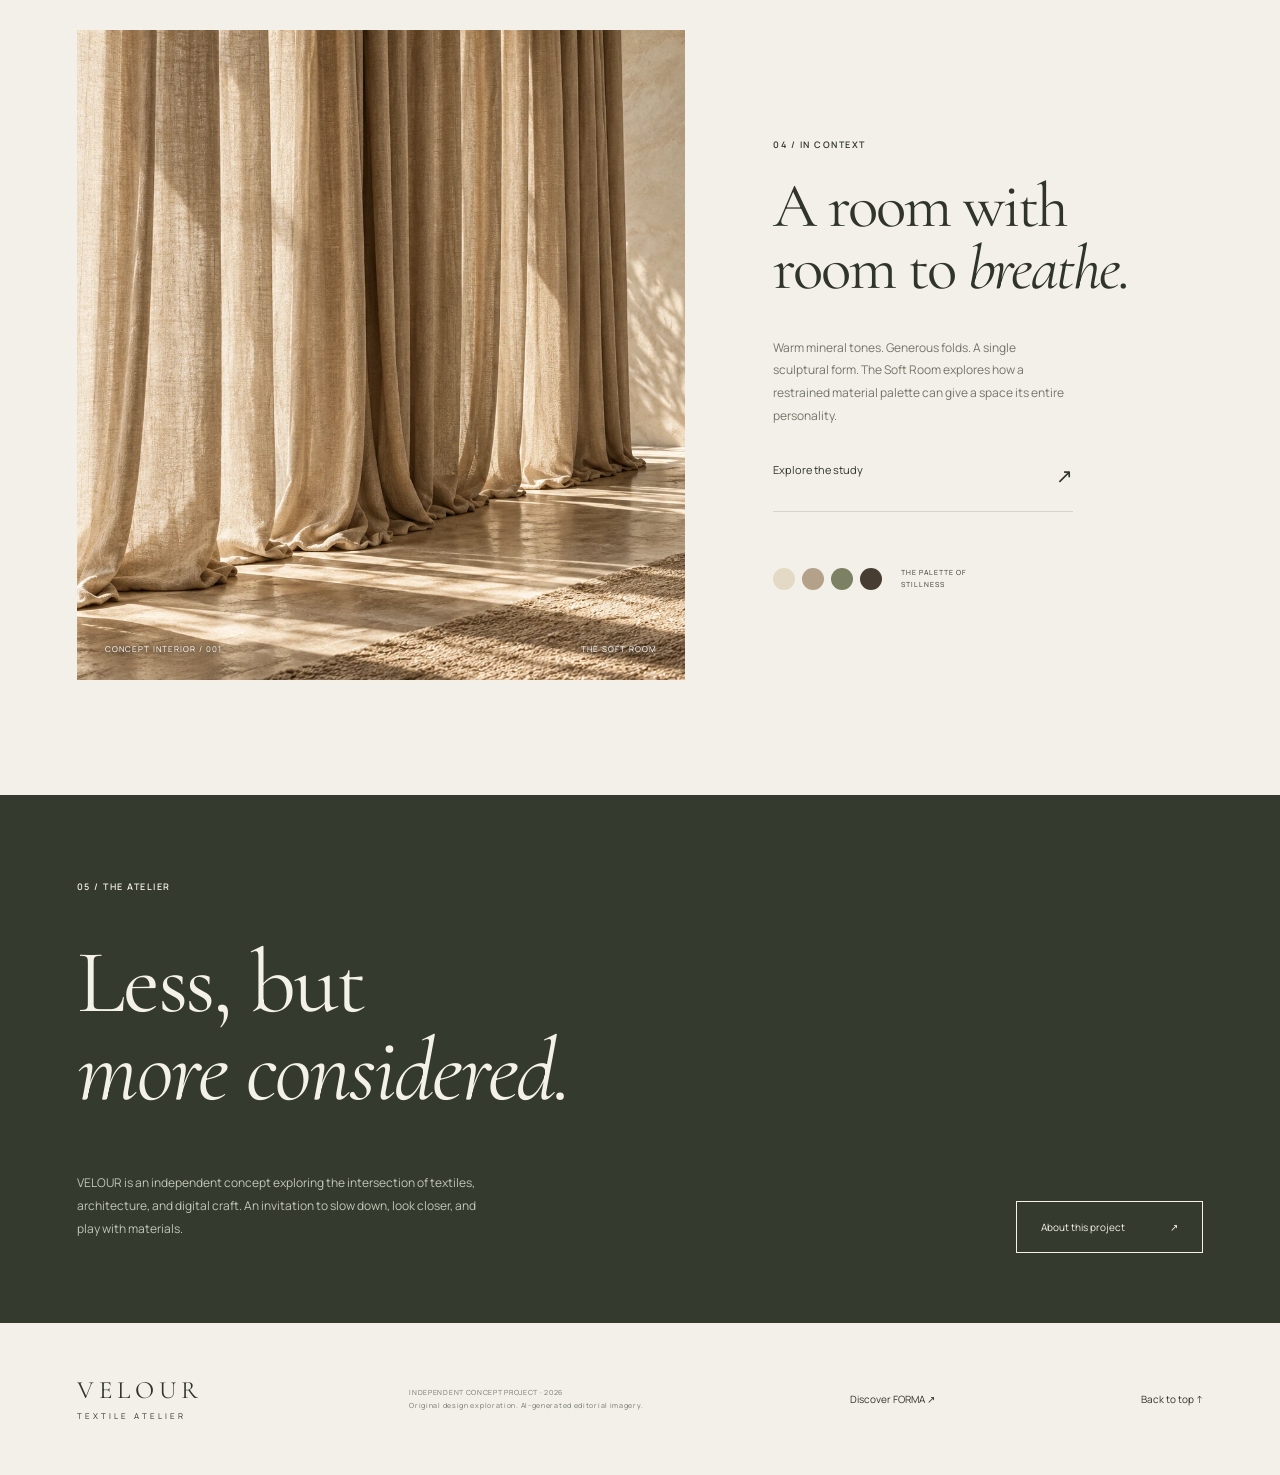
<file: velour/index.html>
<!doctype html>
<html lang="en">
<head><meta charset="utf-8"><meta name="viewport" content="width=device-width, initial-scale=1"><title>VELOUR — The art of living softly.</title><meta name="description" content="An independent luxury textile concept. Explore natural textures, a live fabric visualizer, and considered interiors."><meta name="theme-color" content="#f3f0e9"><meta property="og:title" content="VELOUR — Textile Atelier"><meta property="og:description" content="A tactile, interactive textile portfolio. Independent concept project."><meta property="og:image" content="assets/hero.webp"><link rel="icon" href="data:image/svg+xml,%3Csvg xmlns='http://www.w3.org/2000/svg' viewBox='0 0 64 64'%3E%3Crect width='64' height='64' fill='%23eee9dd'/%3E%3Ctext x='12' y='47' font-family='Georgia' font-size='48' fill='%232a3025'%3EV%3C/text%3E%3C/svg%3E"><link rel="stylesheet" href="style.css"><link rel="stylesheet" href="textile.css"><script src="app.js" defer></script><script src="textile.js" defer></script></head>
<body>
<a class="skip" href="#collection">Skip to collection</a>
<header class="header"><a class="wordmark" href="#" aria-label="Velour home">VELOUR<span>TEXTILE ATELIER</span></a><nav aria-label="Main navigation"><a href="#collection">Collection</a><a href="#material-lab">Material lab</a><a href="#spaces">In context</a></nav><a href="#atelier" class="header-link">The atelier <span>↗</span></a></header>
<main>
<section class="hero" aria-labelledby="hero-title"><div class="hero-copy"><div class="eyebrow"><span class="tiny-mark">✳</span> MATERIALS WITH A QUIET PRESENCE</div><h1 id="hero-title">The art of<br>living <em>softly.</em></h1><div class="hero-bottom"><p>A study in texture, light, and the way<br>a space makes you feel.</p><a class="circle-link" href="#collection" aria-label="Explore the collection">↘</a></div></div><div class="hero-image"><img src="assets/hero.webp" alt="Sunlight falling across linen curtains and a sculptural ivory lounge chair" fetchpriority="high"><span class="image-label">STUDY No. 01 — STILLNESS</span><a href="#material-lab" class="image-pill"><span class="pulse"></span> TOUCH THE MATERIAL <span>↗</span></a></div><div class="hero-footer"><span>AN EXPLORATION OF NATURAL TEXTILES</span><span>CALIFORNIA, IN SPIRIT. EVERYWHERE, BY DESIGN.</span><span>SCROLL TO DISCOVER ↓</span></div></section>
<section class="intro section"><span class="section-label">01 / OUR POINT OF VIEW</span><div><h2>Some things are felt<br>before they are <em>seen.</em></h2><p>We explore the spaces between softness and structure. Linen that catches the morning light. Velvet with a depth that shifts as you move. Textures that bring a room into balance.</p></div><span class="large-star" aria-hidden="true">✳</span></section>
<section class="collection section" id="collection"><div class="section-heading"><div><span class="section-label">02 / THE MATERIAL LIBRARY</span><h2>A feeling, <em>in three textures.</em></h2></div><p>Select a textile to explore<br>its character in the material lab.</p></div><div class="swatch-grid"><button class="material-card" data-material="linen" data-color="chalk"><div class="fabric-swatch linen"><span>01</span><span class="card-arrow">↗</span></div><div class="card-caption"><h3>Elemental linen</h3><span>DRY. AIRY. EFFORTLESS.</span></div></button><button class="material-card" data-material="velvet" data-color="clay"><div class="fabric-swatch velvet"><span>02</span><span class="card-arrow">↗</span></div><div class="card-caption"><h3>Quiet velvet</h3><span>DEEP. LUMINOUS. SOFT.</span></div></button><button class="material-card" data-material="boucle" data-color="olive"><div class="fabric-swatch boucle"><span>03</span><span class="card-arrow">↗</span></div><div class="card-caption"><h3>Contour bouclé</h3><span>SCULPTURAL. TACTILE. WARM.</span></div></button></div></section>
<section class="lab section" id="material-lab"><div class="section-heading"><div><span class="section-label">03 / AN INTERACTIVE MATERIAL STUDY</span><h2>Change the light.<br><em>Feel the difference.</em></h2></div><p>Choose a weave. Find your shade.<br>Watch the surface come to life.</p></div><div class="velour-lab" data-velour-lab>
  <div class="velour-stage">
    <canvas class="velour-cloth" aria-label="Interactive draped textile preview. Change the material, colour, and light with the controls beside it."></canvas>
    <div class="velour-stage-top"><span>MATERIAL STUDY / 001</span><span class="velour-live"><i></i> LIVE RENDER</span></div>
    <div class="velour-stage-bottom"><span class="velour-fabric-caption">FLAX LINEN · CHALK</span><span>MOVE TO FEEL THE LIGHT ↗</span></div>
  </div>
  <div class="velour-controls">
    <div class="velour-control-heading"><span class="velour-eyebrow">THE MATERIAL LIBRARY</span><h3>A change in texture.<br>A change in feeling.</h3><p>Explore the interplay of fibre, colour and light. A study in the smallest details.</p></div>
    <fieldset class="velour-fieldset"><legend>01 — SELECT A TEXTURE</legend><div class="velour-materials"><button type="button" data-velour-material="linen" aria-pressed="true">Linen</button><button type="button" data-velour-material="velvet" aria-pressed="false">Velvet</button><button type="button" data-velour-material="boucle" aria-pressed="false">Bouclé</button></div></fieldset>
    <fieldset class="velour-fieldset"><legend>02 — FIND YOUR TONE <span class="velour-color-name">Chalk</span></legend><div class="velour-swatches"><button type="button" style="--swatch:#cfc4ad" data-velour-color="chalk" aria-label="Chalk" aria-pressed="true"></button><button type="button" style="--swatch:#a8654e" data-velour-color="clay" aria-label="Clay" aria-pressed="false"></button><button type="button" style="--swatch:#717665" data-velour-color="olive" aria-label="Olive" aria-pressed="false"></button><button type="button" style="--swatch:#414c53" data-velour-color="ink" aria-label="Ink" aria-pressed="false"></button></div></fieldset>
    <div class="velour-fieldset"><label class="velour-range-label" for="velour-light">03 — SHAPE THE LIGHT <span class="velour-light-name">Soft daylight</span></label><input type="range" id="velour-light" min="0" max="100" value="35" aria-label="Light direction"><div class="velour-range-ends"><span>DAWN</span><span>DUSK</span></div></div>
    <div class="velour-lab-bottom"><div class="velour-spec"><span>TEXTURE NOTES</span><p class="velour-texture-note">An open weave. Natural irregularity.<br>Quietly expressive.</p></div><button class="velour-motion" type="button" aria-label="Pause fabric movement" aria-pressed="false"><span class="velour-motion-icon">Ⅱ</span><span class="velour-motion-text">Pause movement</span></button></div>
    <span class="velour-sr-only velour-announcement" aria-live="polite"></span>
  </div>
</div>
<div class="lab-footnote"><span>DRAG ACROSS THE FABRIC TO EXPLORE</span><span>A DIGITAL STUDY OF TEXTURE & LIGHT</span></div></section>
<section class="spaces" id="spaces"><div class="spaces-image"><img src="assets/hero.webp" alt="Linen folds and soft architectural forms in a warm, quiet living room" loading="lazy"><div class="space-caption"><span>CONCEPT INTERIOR / 001</span><span>THE SOFT ROOM</span></div></div><div class="spaces-copy"><span class="section-label">04 / IN CONTEXT</span><h2>A room with<br>room to <em>breathe.</em></h2><p>Warm mineral tones. Generous folds. A single sculptural form. The Soft Room explores how a restrained material palette can give a space its entire personality.</p><button class="text-link" data-notes="space">Explore the study <span>↗</span></button><div class="palette"><i style="--tone:#e4d9c4"></i><i style="--tone:#b4a18a"></i><i style="--tone:#7d8163"></i><i style="--tone:#473d32"></i><span>THE PALETTE OF STILLNESS</span></div></div></section>
<section class="atelier section" id="atelier"><span class="section-label">05 / THE ATELIER</span><h2>Less, but<br><em>more considered.</em></h2><div class="atelier-bottom"><p>VELOUR is an independent concept exploring the intersection of textiles, architecture, and digital craft. An invitation to slow down, look closer, and play with materials.</p><button class="pill-button" data-notes="project">About this project <span>↗</span></button></div></section>
</main><footer><a class="wordmark" href="#">VELOUR<span>TEXTILE ATELIER</span></a><p>INDEPENDENT CONCEPT PROJECT · 2026<br>Original design exploration. AI-generated editorial imagery.</p><a href="../forma/">Discover FORMA <span>↗</span></a><a href="#">Back to top ↑</a></footer>
<dialog id="notes-dialog" aria-labelledby="notes-title"><button class="dialog-close" aria-label="Close project notes">×</button><span class="section-label">VELOUR / PROJECT NOTES</span><h2 id="notes-title"></h2><div id="notes-body"></div><button class="pill-button" id="download-notes">Download project notes ↓</button></dialog>
</body></html>
</file>
<file: forma/style.css>
@import url('https://fonts.googleapis.com/css2?family=DM+Sans:wght@400;500;600;700&family=Italiana&display=swap');
:root{--ink:#e8e6dc;--bg:#20221f;--muted:#a7aaa0;--line:#ffffff20;--serif:'Italiana',Georgia,serif;--sans:'DM Sans',Arial,sans-serif}*{box-sizing:border-box}html{scroll-behavior:smooth;scroll-padding-top:35px}body{margin:0;background:var(--bg);color:var(--ink);font:14px var(--sans)}a{text-decoration:none;color:inherit}button{font:inherit;color:inherit;cursor:pointer}button,a,input{ -webkit-tap-highlight-color:transparent}button:focus-visible,a:focus-visible,input:focus-visible{outline:2px solid #bda47b;outline-offset:5px}button{border:0}img{width:100%;height:100%;object-fit:cover;display:block}p{line-height:1.9}::selection{background:#998566;color:#fff}.skip{position:fixed;left:12px;top:-100px;z-index:100;background:#fff;color:#222;padding:15px}.skip:focus{top:12px}.header{position:absolute;top:0;left:0;right:0;z-index:5;display:flex;align-items:center;justify-content:space-between;padding:36px 5%;color:#fff;border-bottom:1px solid #ffffff40}.logo{font-size:39px;letter-spacing:5px;font-weight:400;line-height:1}.logo span{font-size:7px;letter-spacing:2.5px;display:block;margin-top:9px}.header nav{display:flex;gap:34px;font-size:11px}.header-end{font-size:11px}.header-end span{margin-left:20px}.hero{height:min(900px,100svh);min-height:710px;position:relative;isolation:isolate}.hero>img{position:absolute;z-index:-3;object-position:50% 52%}.hero-shade{position:absolute;inset:0;background:linear-gradient(90deg,#171c1c90 0%,#1b1f1a20 65%),linear-gradient(0deg,#10171190,transparent 25%,transparent 75%,#1a1d1a55);z-index:-2}.hero-content{padding:210px 7% 0;max-width:900px}.eyebrow,.section-label,.mini-note,.hero-caption,.studio-under,.study-label{font-size:9px;letter-spacing:1.5px}.hero h1{font:400 clamp(80px,8.7vw,145px)/.94 var(--serif);letter-spacing:-5px;margin:38px 0 28px}.hero h1 em{font-family:Georgia,serif;font-size:.94em;font-weight:400}.hero-row{display:flex;gap:75px;align-items:center}.hero-row p{font-size:12px;line-height:1.8}.round-link{width:51px;height:51px;border-radius:50%;border:1px solid #ffffff80;display:grid;place-items:center;font-size:23px;transition:background .3s}.round-link:hover{background:#ffffff30}.hero-caption{position:absolute;bottom:28px;left:5%;right:5%;display:flex;justify-content:space-between;font-size:8px;letter-spacing:1.2px}.section{padding:110px 6%}h2{font:400 clamp(44px,4.8vw,76px)/1.04 var(--serif);letter-spacing:-2px;margin:25px 0}h2 em{font:italic 400 .92em Georgia,serif}.manifesto{display:grid;grid-template-columns:27% 73%;border-bottom:1px solid var(--line)}.manifesto>.section-label{padding-top:33px}.manifesto h2{font-size:68px}.manifesto-bottom{display:flex;align-items:center;justify-content:space-between}.manifesto p{max-width:470px;color:var(--muted);font-size:12px}.manifesto-mark{font:160px/.9 var(--serif);padding-right:50px;color:#717865}.section-heading{display:flex;justify-content:space-between;align-items:end;gap:30px;margin-bottom:40px}.section-heading h2{margin-bottom:0}.section-heading p{font-size:11px;color:var(--muted);margin:0 0 8px}.mini-note{font-size:7px;margin-bottom:12px;color:var(--muted)}.object-grid{display:grid;grid-template-columns:repeat(3,1fr);gap:24px}.object-card{padding:0;text-align:left;background:none}.object-art{height:360px;background:#d5d0c5;position:relative;overflow:hidden;transition:background .4s}.art-table{background:#c4c0b6}.art-stool{background:#b8b7aa}.object-art svg{height:100%;width:100%;transition:transform .5s}.object-card:hover svg{transform:scale(1.06) translateY(-3px)}.object-plus{position:absolute;right:20px;top:20px;height:30px;width:30px;border:1px solid #3d443b44;border-radius:50%;display:grid;place-items:center;font-size:19px;color:#40463e}.object-number{position:absolute;bottom:22px;left:22px;font-size:8px;letter-spacing:1px;color:#40463e}.object-caption{padding:22px 0;display:grid;grid-template-columns:1fr auto;gap:8px}.object-caption h3{font:27px var(--serif);margin:0}.object-caption>span:nth-child(2){font-size:7px;letter-spacing:1px;color:var(--muted);grid-column:1;grid-row:2}.object-caption>span:last-child{grid-column:2;grid-row:1/3;align-self:center;font-size:22px}.studio{background:#ebe8df;color:#2c3029;padding-top:90px;padding-bottom:40px}.studio .section-heading p{color:#77796e}.studio-under{display:flex;justify-content:space-between;gap:20px;padding-top:22px;font-size:7px;color:#77796e}.space-section{padding:100px 6%}.space-heading{text-align:center;margin-bottom:50px}.space-heading p{font-size:11px;color:var(--muted);line-height:1.8}.space-heading h2{font-size:64px}.light-study{height:650px;position:relative;overflow:hidden;background:#a89f8c;isolation:isolate}.light-study>img,.evening-layer,.evening-layer img{position:absolute;inset:0;width:100%;height:100%}.evening-layer{clip-path:inset(0 0 0 var(--reveal));pointer-events:none}.evening-layer img{filter:brightness(.48) sepia(.38) saturate(.85)}.evening-layer:after{content:'';position:absolute;inset:0;background:linear-gradient(110deg,#23446020,#8f5a1129 75%,#d18e3c40);mix-blend-mode:screen}.study-line{position:absolute;top:0;bottom:0;left:var(--reveal);width:1px;background:#fff9;transform:translateX(-.5px);pointer-events:none;z-index:4}.study-line span{position:absolute;top:50%;left:50%;transform:translate(-50%,-50%);width:50px;height:50px;border-radius:50%;display:grid;place-items:center;background:#f1ece3e6;color:#343c31;font-size:25px;box-shadow:0 3px 15px #0003}.study-label{position:absolute;bottom:26px;font-size:8px;background:#1b211766;padding:9px 12px;pointer-events:none;z-index:5}.label-day{left:25px}.label-night{right:25px}.light-study input{appearance:none;position:absolute;inset:0;margin:0;width:100%;height:100%;background:transparent;cursor:ew-resize;opacity:0;z-index:3}.light-study:focus-within{outline:2px solid #d8b47a;outline-offset:5px}.light-study input::-webkit-slider-thumb{appearance:none;width:45px;height:650px}.light-study input::-moz-range-thumb{width:45px;height:650px;border:0;background:none}.space-info{display:grid;grid-template-columns:2fr 2fr 1fr;padding-top:35px;gap:15px}.space-info h3{font:32px var(--serif);margin:14px 0}.space-info p{font-size:11px;margin:0;color:var(--muted);max-width:330px}.space-info>.section-label{font-size:8px}.text-link{background:none;font-size:10px;display:flex;align-items:center;justify-content:space-between;border-bottom:1px solid var(--line);align-self:start;padding:18px 0}.text-link span{font-size:18px}.closing{border-top:1px solid var(--line);padding-bottom:10px}.closing h2{font-size:80px;margin:40px 0}.outline-button{background:none;border:1px solid #ffffff40;padding:20px 25px;display:flex;gap:55px;justify-content:space-between;font-size:10px}.outline-button:hover{background:#ffffff0c}.closing-rule{height:1px;background:var(--line);margin-top:75px}.closing-word{font:400 23.2vw/.95 var(--sans);letter-spacing:-1.3vw;margin-left:-1vw;display:block;padding-top:40px;color:#e6e4db}footer{padding:30px 6% 45px;display:flex;justify-content:space-between;gap:20px;align-items:center}footer span{font-size:7px;letter-spacing:.8px;color:var(--muted)}footer a{font-size:9px}dialog{padding:60px;background:#e9e6dc;color:#2e332b;border:0;max-width:650px;width:calc(100% - 32px);max-height:85vh;overflow:auto}dialog::backdrop{background:#0b120bc9;backdrop-filter:blur(7px)}dialog h2{font-size:49px}dialog p{font-size:13px;color:#6a7062}dialog .outline-button{border-color:#2c302944;margin-top:28px}.dialog-close{position:absolute;top:17px;right:20px;background:none;font-size:28px}body:has(dialog[open]){overflow:hidden}@media(min-width:1700px){body{max-width:2000px;margin:auto}}@media(max-width:1100px){.header{padding:30px 5%}.hero{min-height:700px}.hero-content{padding-top:215px}.hero h1{font-size:100px}.manifesto h2{font-size:56px}.manifesto-mark{font-size:120px;padding-right:20px}.object-art{height:290px}.space-info{grid-template-columns:40% 1fr}.space-info .text-link{grid-column:2;max-width:250px}.light-study{height:550px}.closing h2{font-size:70px}footer{flex-wrap:wrap}}@media(max-width:700px){.header{padding:26px 6%}.logo{font-size:29px}.logo span{font-size:6px;letter-spacing:1.8px}.header nav{gap:20px;font-size:9px}.header nav a:last-child,.header-end{display:none}.hero{height:90svh;min-height:680px;max-height:850px}.hero>img{object-position:60% center}.hero-content{padding:210px 7% 0}.hero h1{font-size:80px;letter-spacing:-3px;margin:30px 0}.eyebrow{font-size:7px}.hero-row{gap:45px}.hero-row p{font-size:11px}.hero-caption{font-size:6px;gap:15px;line-height:1.7}.hero-caption>span:nth-child(2){display:none}.section{padding:70px 6%}.manifesto{display:block}.manifesto>.section-label{padding:0}.manifesto h2{font-size:45px;margin:28px 0}.manifesto-bottom p{font-size:11px}.manifesto-mark{display:none}.section-heading{display:block;margin-bottom:30px}.section-heading h2{font-size:44px}.section-heading .mini-note{display:block;margin-top:20px}.object-grid{grid-template-columns:1fr;gap:25px}.object-art{height:360px}.object-caption{padding:18px 0 0}.object-caption h3{font-size:28px}.section-heading p{margin-top:20px}.studio-under{font-size:6px;line-height:1.8;gap:20px}.studio-under>span:last-child{max-width:180px}.space-section{padding:70px 6%}.space-heading h2{font-size:45px}.space-heading p{font-size:10px}.space-heading{margin-bottom:28px}.light-study{height:450px}.light-study img{object-position:54% center}.study-label{font-size:6px;bottom:18px;padding:7px 8px}.label-day{left:12px}.label-night{right:12px}.study-line span{width:40px;height:40px;font-size:22px}.space-info{display:block;padding-top:28px}.space-info .section-label{font-size:7px}.space-info h3{font-size:29px}.space-info p{font-size:11px;margin:15px 0 5px}.space-info .text-link{width:100%;max-width:100%}.closing{padding-bottom:10px}.closing h2{font-size:49px;margin:35px 0}.closing-rule{margin-top:55px}.closing-word{padding-top:32px}footer{padding-top:20px;gap:22px}footer span{font-size:6px;max-width:45%;line-height:1.8}dialog{padding:45px 28px}dialog h2{font-size:40px}}@media(prefers-reduced-motion:reduce){html{scroll-behavior:auto}*,*:before,*:after{transition:none!important;animation:none!important}}
</file>
<file: forma/visualizer.css>
.forma-configurator{--forma-wood:#a67e51;--forma-wood-light:#d5b584;--forma-wood-dark:#6d4b2d;--forma-fabric:#d8cdb6;--forma-fabric-light:#f5eedf;--forma-fabric-dark:#a79a82;display:grid;grid-template-columns:1.7fr 1fr;min-height:670px;border:1px solid #d4d1c7;background:#f9f8f3;color:#282c25;font-family:Arial,Helvetica,sans-serif}
.forma-configurator *{box-sizing:border-box}.forma-stage{position:relative;display:flex;align-items:center;justify-content:center;isolation:isolate;overflow:hidden;background:#e8e5dc;min-height:620px;transition:background 800ms}.forma-stage:before{content:"";position:absolute;inset:0;background:linear-gradient(112deg,transparent 38%,#fff5 38.2%,#fff3 48%,transparent 48.2%),linear-gradient(0deg,#c9c5b74d 0,transparent 34%);pointer-events:none;z-index:-1}.forma-stage:after{content:"";position:absolute;left:0;right:0;top:70%;height:1px;background:#bdb8aa66;z-index:-1}.forma-stage[data-light=evening]{background:#aea28e}.forma-stage[data-light=evening]:before{background:linear-gradient(112deg,transparent 38%,#e4a25955 38.2%,#eac39333 48%,transparent 48.2%),linear-gradient(0deg,#47372833,transparent 55%)}.forma-light-wash{position:absolute;inset:0;background:linear-gradient(115deg,#ffbc7622,transparent 70%);opacity:0;transition:opacity 800ms;pointer-events:none;z-index:2}.forma-stage[data-light=evening] .forma-light-wash{opacity:1}.forma-stage-meta,.forma-stage-bottom{position:absolute;left:30px;right:30px;display:flex;justify-content:space-between;align-items:center;gap:14px;font-size:9px;font-weight:500;letter-spacing:.14em;z-index:3}.forma-stage-meta{top:28px;color:#585a50}.forma-stage-bottom{bottom:25px}.forma-stage-note{font-size:8px;color:#63675b}.forma-chair{display:block;width:100%;max-width:800px;margin:20px 0 0;overflow:visible;transform:translateY(1%);transition:filter 800ms}.forma-stage[data-light=evening] .forma-chair{filter:brightness(.82) sepia(.15)}.forma-chair [hidden]{display:none}.forma-chair-angle,.forma-chair-front{animation:forma-chair-enter 450ms ease-out}.forma-view-controls{display:flex;border:1px solid #a9a99b;border-radius:30px;padding:3px;gap:2px}.forma-view-controls button{font:inherit;letter-spacing:.03em;background:transparent;color:#515448;border:0;border-radius:24px;padding:10px 15px;cursor:pointer}.forma-view-controls button[aria-pressed=true]{background:#f9f8f3;color:#1c241d;box-shadow:0 1px 5px #00000010}.forma-options{padding:47px 39px 30px}.forma-eyebrow{font-size:9px;letter-spacing:.18em;margin:0 0 23px;color:#777b6d}.forma-options h3{font-family:Georgia,'Times New Roman',serif;font-size:45px;font-weight:400;line-height:1.1;letter-spacing:-.055em;margin:0 0 19px}.forma-options-intro{font-size:12px;line-height:1.8;color:#77796e;margin:0 0 30px}.forma-fieldset{border:0;padding:0;margin:0 0 25px;min-width:0}.forma-fieldset legend{width:100%;display:flex;justify-content:space-between;gap:8px;padding:0;margin:0 0 16px;font-size:10px;letter-spacing:.01em}.forma-choice-name{color:#7c7e72;font-size:9px}.forma-swatches{display:flex;gap:13px;padding:3px}.forma-swatch{position:relative;width:34px;height:34px;border-radius:50%;border:0;cursor:pointer}.forma-swatch:after{content:"";position:absolute;inset:-4px;border:1px solid transparent;border-radius:50%;transition:border-color 200ms}.forma-swatch[aria-pressed=true]:after{border-color:#363f2f}.forma-swatch-ivory{background:repeating-linear-gradient(45deg,#e5dbc5,#cfc5af 1px,#e5dbc5 2px,#ded2bd 3px)}.forma-swatch-clay{background:repeating-linear-gradient(45deg,#b7795e,#9a6049 1px,#c58b6e 2px,#ac6b50 3px)}.forma-swatch-olive{background:repeating-linear-gradient(45deg,#727b5f,#586248 1px,#81876a 2px,#667051 3px)}.forma-finish-options,.forma-light-options{display:flex;gap:7px}.forma-finish-options button,.forma-light-options button{font-family:inherit;font-size:10px;background:none;border:1px solid #d9d9cd;color:#75796c;padding:11px 14px;cursor:pointer;transition:background 180ms,border-color 180ms,color 180ms}.forma-finish-options button[aria-pressed=true],.forma-light-options button[aria-pressed=true]{border-color:#485040;background:#e9eadf;color:#303a28}.forma-light-options button{flex:1;text-align:center}.forma-light-options span{margin-right:6px;font-size:14px;vertical-align:-1px}.forma-live-status{min-height:12px;font-size:9px;color:#7a7e70;letter-spacing:.01em;margin:1px 0 25px}.forma-dimensions{border-top:1px solid #d9d9cd;padding-top:15px;font-size:10px;color:#5e6656}.forma-dimensions summary{cursor:pointer;list-style:none;display:flex;justify-content:space-between}.forma-dimensions summary::-webkit-details-marker{display:none}.forma-dimensions[open] summary span{transform:rotate(45deg)}.forma-dimensions p{font-size:10px;line-height:1.9;color:#7a7e70;margin-bottom:0}.forma-configurator button:focus-visible,.forma-dimensions summary:focus-visible{outline:2px solid #526944;outline-offset:5px}.forma-configurator button:hover{filter:brightness(.96)}@keyframes forma-chair-enter{from{opacity:0;transform:translateY(8px)}to{opacity:1;transform:translateY(0)}}@media(min-width:1500px){.forma-options{padding:55px}.forma-options h3{font-size:52px}.forma-stage{min-height:720px}}@media(max-width:900px){.forma-options{padding:36px 25px}.forma-configurator{grid-template-columns:1.4fr 1fr}.forma-stage{min-height:590px}.forma-stage-meta,.forma-stage-bottom{left:20px;right:20px}.forma-stage-note{display:none}.forma-fieldset legend{flex-direction:column;gap:6px}.forma-finish-options button{padding:10px}.forma-options h3{font-size:38px}}@media(max-width:640px){.forma-configurator{grid-template-columns:1fr;min-height:0}.forma-stage{min-height:420px}.forma-chair{max-width:560px;width:110%;margin-top:26px}.forma-stage-meta{top:20px}.forma-options{padding:31px 25px}.forma-options h3{font-size:40px}.forma-options-intro{margin-bottom:25px}.forma-fieldset legend{flex-direction:row}.forma-finish-options button{flex:1}.forma-stage-note{display:block;font-size:7px}.forma-stage-bottom{bottom:18px}.forma-eyebrow{margin-bottom:16px}}@media(prefers-reduced-motion:reduce){.forma-configurator *{animation:none!important;transition:none!important}}
</file>
<file: velour/style.css>
@import url('https://fonts.googleapis.com/css2?family=Cormorant+Garamond:ital,wght@0,400;0,500;0,600;1,400;1,500&family=Manrope:wght@400;500;600;700&display=swap');
:root{--bg:#f3f0e9;--ink:#30352b;--muted:#73766a;--line:#d6d5c9;--serif:'Cormorant Garamond',Georgia,serif;--sans:'Manrope',Arial,sans-serif}*{box-sizing:border-box}html{scroll-behavior:smooth;scroll-padding-top:100px}body{margin:0;background:var(--bg);color:var(--ink);font-family:var(--sans);font-size:14px}a{color:inherit;text-decoration:none}button{color:inherit;font:inherit;cursor:pointer}button:focus-visible,a:focus-visible,input:focus-visible{outline:2px solid #7a5640;outline-offset:5px}button{border:0}img{width:100%;height:100%;object-fit:cover;display:block}::selection{background:#d2c5b0}.skip{position:fixed;left:10px;top:-100px;z-index:100;padding:14px;background:#fff}.skip:focus{top:10px}.header{height:108px;padding:0 5%;display:flex;align-items:center;justify-content:space-between;border-bottom:1px solid var(--line)}.wordmark{font-family:var(--serif);font-size:36px;letter-spacing:5px;line-height:1}.wordmark span{display:block;font-family:var(--sans);font-size:8px;letter-spacing:3px;margin-top:9px}.header nav{display:flex;gap:35px;font-size:12px}.header a{transition:opacity .2s}.header a:hover{opacity:.55}.header-link{font-size:12px}.header-link span{margin-left:20px}.hero{padding:38px 3% 0}.hero-copy{padding:7% 6% 3% 3%;display:flex;flex-direction:column;justify-content:space-between}.hero{display:grid;grid-template-columns:46% 54%}.eyebrow,.section-label,.image-label,.image-pill,.hero-footer,.lab-footnote{font-size:9px;letter-spacing:1.5px;font-weight:600}.eyebrow{display:flex;align-items:center;gap:13px}.tiny-mark{font-size:28px;line-height:1;font-weight:400}.hero h1{font:400 clamp(64px,7.7vw,130px)/.86 var(--serif);letter-spacing:-5px;margin:44px 0 60px}.hero em,h2 em{font-weight:400}h2{font:400 clamp(40px,4.4vw,68px)/.98 var(--serif);letter-spacing:-2px;margin:24px 0}p{line-height:1.9}.hero-bottom{display:flex;align-items:end;justify-content:space-between;gap:20px}.hero-bottom p{font-size:12px;line-height:1.8;margin:0}.circle-link{border:1px solid var(--line);border-radius:50%;height:61px;width:61px;display:grid;place-items:center;font-size:26px;transition:background .25s,color .25s}.circle-link:hover{background:var(--ink);color:var(--bg)}.hero-image{height:625px;position:relative;overflow:hidden;background:#c4b69c}.hero-image img{object-position:45% center;transition:transform 2s}.hero-image:hover img{transform:scale(1.035)}.image-label{position:absolute;top:25px;left:28px;color:#faf9f4;font-size:8px;text-shadow:0 1px 6px #333}.image-pill{position:absolute;bottom:25px;left:25px;right:25px;background:rgba(248,247,240,.9);backdrop-filter:blur(10px);padding:22px;display:flex;align-items:center;gap:10px;font-size:8px;letter-spacing:1.2px}.image-pill>span:last-child{margin-left:auto;font-size:19px}.pulse{width:6px;height:6px;background:#647050;border-radius:50%;box-shadow:0 0 0 4px #6470501a}.hero-footer{grid-column:1/-1;display:flex;justify-content:space-between;padding:23px 0;font-size:8px;letter-spacing:1.1px;border-bottom:1px solid var(--line)}.section{padding:110px 6%}.intro{display:grid;grid-template-columns:24% 58% 18%;border-bottom:1px solid var(--line)}.intro>.section-label{padding-top:29px}.intro h2{margin-top:12px;font-size:62px}.intro p{max-width:480px;color:var(--muted);font-size:13px}.large-star{font:160px/1 Georgia,serif;color:#b5bca5;align-self:center;justify-self:end}.section-heading{display:flex;align-items:end;justify-content:space-between;gap:30px;margin-bottom:45px}.section-heading h2{margin-bottom:0}.section-heading p{color:var(--muted);font-size:11px;margin-bottom:7px}.swatch-grid{display:grid;grid-template-columns:repeat(3,1fr);gap:25px}.material-card{padding:0;text-align:left;background:transparent}.fabric-swatch{height:380px;position:relative;overflow:hidden;transition:transform .4s;background-color:#cbbba1;isolation:isolate}.fabric-swatch:after{content:'';position:absolute;inset:-20%;background:repeating-linear-gradient(98deg,transparent 0%,#ffffff08 6%,#fff4 17%,#0002 27%,transparent 33%,#fff2 38%,#0004 47%,transparent 54%);transform:rotate(-9deg);transition:transform .7s}.fabric-swatch:before{content:'';position:absolute;inset:0;opacity:.6;mix-blend-mode:soft-light}.linen{background-color:#c4b8a0;background-image:repeating-linear-gradient(0deg,#80735722 0 1px,transparent 1px 3px),repeating-linear-gradient(90deg,#fff8 0 1px,transparent 1px 3px)}.velvet{background:linear-gradient(115deg,#8a4b36,#b57858 45%,#6e3c2b 65%,#ae6d4a)}.velvet:before{background:repeating-linear-gradient(20deg,#fff4 0 1px,transparent 1px 2px);opacity:.11}.boucle{background-color:#777c5f;background-image:radial-gradient(ellipse at 3px 3px,#9b9c7d 10%,#5a6347 35%,transparent 45%);background-size:7px 6px}.fabric-swatch>span{position:absolute;top:20px;left:20px;font-size:9px;z-index:2;color:#fff}.fabric-swatch .card-arrow{left:auto;right:20px;font-size:20px}.material-card:hover .fabric-swatch:after{transform:rotate(-9deg) translateX(5%)}.card-caption{display:flex;align-items:center;justify-content:space-between;padding-top:20px;gap:10px}.card-caption h3{font:500 25px var(--serif);margin:0}.card-caption>span{font-size:7px;letter-spacing:1px;color:var(--muted)}.lab{background:#e9e7dd;padding-top:95px;padding-bottom:55px}.lab-footnote{display:flex;justify-content:space-between;padding-top:18px;font-size:8px;color:var(--muted)}.spaces{display:grid;grid-template-columns:54% 46%;margin:115px 6%;min-height:650px}.spaces-image{position:relative}.spaces-image img{object-position:27% center}.space-caption{position:absolute;bottom:26px;left:28px;right:28px;display:flex;justify-content:space-between;color:#fff;font-size:8px;letter-spacing:1px;text-shadow:0 1px 6px #333}.spaces-copy{padding:80px 0 60px 17%;display:flex;flex-direction:column;justify-content:center}.spaces-copy h2{font-size:63px;margin:25px 0}.spaces-copy p{font-size:12px;max-width:300px;color:var(--muted)}.text-link{background:none;text-align:left;padding:22px 0;font-size:11px;border-bottom:1px solid var(--line);max-width:300px;display:flex;justify-content:space-between}.text-link span{font-size:20px}.palette{display:flex;align-items:center;margin-top:55px;gap:7px}.palette i{height:22px;width:22px;background:var(--tone);border-radius:50%}.palette span{font-size:7px;letter-spacing:1px;max-width:85px;margin-left:12px;line-height:1.8}.atelier{background:#343b2e;color:#f4f1e8;padding-top:80px;padding-bottom:70px}.atelier h2{font-size:90px;margin:45px 0}.atelier-bottom{display:flex;align-items:end;justify-content:space-between;gap:50px}.atelier p{max-width:420px;font-size:12px;color:#c2c6b7}.pill-button{border:1px solid currentColor;background:transparent;padding:18px 24px;display:flex;justify-content:space-between;gap:45px;font-size:10px;min-width:180px}.pill-button:hover{background:#ffffff15}footer{padding:55px 6%;display:flex;align-items:center;justify-content:space-between;gap:30px}footer .wordmark{font-size:25px}footer p{font-size:7px;letter-spacing:.7px;color:var(--muted)}footer>a:not(.wordmark){font-size:10px}dialog{border:0;padding:60px;background:var(--bg);color:var(--ink);max-width:620px;width:calc(100% - 32px);max-height:85vh;overflow:auto}dialog::backdrop{background:#1c241da8;backdrop-filter:blur(6px)}dialog h2{font-size:50px}dialog p{font-size:13px;color:var(--muted)}dialog .pill-button{margin-top:28px}.dialog-close{position:absolute;right:20px;top:16px;font-size:27px;background:none}body:has(dialog[open]){overflow:hidden}@media(min-width:1600px){body{max-width:1900px;margin:auto}.hero-image{height:750px}}@media(max-width:1100px){.hero-image{height:540px}.hero h1{letter-spacing:-3px}.hero-copy{padding-left:2%}.intro h2{font-size:52px}.large-star{font-size:100px}.card-caption{display:block}.card-caption>span{display:block;margin-top:6px}.fabric-swatch{height:300px}.spaces{min-height:570px}.spaces-copy{padding-left:12%}.spaces-copy h2{font-size:50px}}@media(max-width:700px){html{scroll-padding-top:20px}.header{height:85px;padding:0 6%}.wordmark{font-size:28px}.header nav{gap:17px;font-size:10px}.header nav a:last-child,.header-link{display:none}.hero{display:flex;flex-direction:column;padding:0 5%}.hero-copy{padding:42px 0 30px}.eyebrow{font-size:8px}.hero h1{font-size:86px;margin:35px 0;letter-spacing:-3px}.hero-bottom p{font-size:11px}.circle-link{height:50px;width:50px}.hero-image{height:490px}.hero-footer{gap:12px;padding:20px 0;font-size:7px;line-height:1.7}.hero-footer>span:nth-child(2){display:none}.image-pill{left:18px;right:18px;bottom:18px;padding:16px}.section{padding:70px 6%}.intro{grid-template-columns:1fr}.intro>.section-label{padding:0}.intro h2{font-size:47px;margin-top:28px}.intro p{font-size:12px}.large-star{display:none}.section-heading{display:block;margin-bottom:28px}.section-heading h2{font-size:43px;margin:20px 0}.section-heading p{font-size:11px}.swatch-grid{gap:16px;grid-template-columns:1fr}.material-card{display:grid;grid-template-columns:43% 1fr;align-items:center;gap:24px}.fabric-swatch{height:185px}.card-caption{padding:0}.card-caption h3{font-size:27px}.card-caption>span{font-size:7px;line-height:1.8}.spaces{margin:70px 6%;grid-template-columns:1fr}.spaces-image{height:450px}.spaces-copy{padding:40px 0 0}.spaces-copy h2{font-size:53px}.spaces-copy p{max-width:100%}.text-link{max-width:100%}.palette{margin-top:28px}.atelier h2{font-size:65px}.atelier-bottom{align-items:start;flex-direction:column;gap:25px}.lab-footnote{font-size:6px;gap:15px}footer{flex-wrap:wrap;gap:24px}footer p{font-size:6px;max-width:200px}footer>a:not(.wordmark){font-size:9px}dialog{padding:45px 28px}dialog h2{font-size:42px}}@media(prefers-reduced-motion:reduce){html{scroll-behavior:auto}*,*:before,*:after{animation:none!important;transition:none!important}}
</file>
<file: velour/textile.css>
.velour-lab{--vl-ink:#322e28;--vl-border:#d8d2c7;display:grid;grid-template-columns:minmax(0,1.5fr) minmax(290px,1fr);background:#e9e5dc;color:var(--vl-ink);min-height:650px}.velour-stage{position:relative;overflow:hidden;min-height:650px;background:radial-gradient(ellipse at 42% 45%,#f1eee8,#dfd9cc)}.velour-cloth{width:100%;height:100%;display:block;position:absolute;inset:0;touch-action:pan-y}.velour-stage-top,.velour-stage-bottom{position:absolute;left:30px;right:30px;display:flex;justify-content:space-between;gap:16px;font-family:Arial,sans-serif;font-size:9px;font-weight:500;letter-spacing:1.7px;pointer-events:none}.velour-stage-top{top:29px}.velour-stage-bottom{bottom:27px;font-size:8px;letter-spacing:1.2px}.velour-live{display:flex;align-items:center;gap:7px}.velour-live i{display:block;width:4px;height:4px;background:#7c8069;border-radius:50%}.velour-controls{padding:45px 42px 28px;background:#f4f1ea;display:flex;flex-direction:column}.velour-eyebrow{font-family:Arial,sans-serif;font-size:9px;letter-spacing:2px}.velour-control-heading h3{font-family:Georgia,'Times New Roman',serif;font-size:clamp(25px,2.25vw,37px);line-height:1.13;font-weight:400;letter-spacing:-1px;margin:17px 0}.velour-control-heading p{font-family:Arial,sans-serif;font-size:11px;line-height:1.75;color:#7b756b;max-width:280px;margin:0 0 28px}.velour-fieldset{border:0;border-top:1px solid var(--vl-border);margin:0;padding:23px 0 21px;min-width:0}.velour-fieldset legend{float:left;width:100%;font-family:Arial,sans-serif;font-size:8px;letter-spacing:1.5px;padding:0 0 17px}.velour-materials{display:flex;gap:7px;clear:both}.velour-materials button{font:11px Arial,sans-serif;border:1px solid #d1cabc;border-radius:0;background:transparent;color:var(--vl-ink);padding:11px 19px;cursor:pointer;transition:background .2s,color .2s}.velour-materials button[aria-pressed=true]{background:#383b32;border-color:#383b32;color:#fff}.velour-swatches{display:flex;gap:12px;clear:both;padding:3px}.velour-swatches button{width:27px;height:27px;border:0;border-radius:50%;background:var(--swatch);cursor:pointer;position:relative}.velour-swatches button:after{content:'';position:absolute;inset:-4px;border:1px solid transparent;border-radius:50%}.velour-swatches button[aria-pressed=true]:after{border-color:#514f43}.velour-color-name,.velour-light-name{float:right;text-transform:none;letter-spacing:.2px;color:#817a6e}.velour-range-label{display:block;font:8px Arial,sans-serif;letter-spacing:1.5px;margin-bottom:22px}.velour-fieldset input{width:100%;accent-color:#454b3c;height:2px;display:block;cursor:ew-resize;background:#cbc6bb}.velour-range-ends{display:flex;justify-content:space-between;font:7px Arial,sans-serif;letter-spacing:1px;color:#8c8579;margin-top:15px}.velour-lab-bottom{margin-top:auto;display:flex;align-items:flex-end;justify-content:space-between;gap:12px;padding-top:18px;border-top:1px solid var(--vl-border)}.velour-spec>span{font:7px Arial,sans-serif;letter-spacing:1.5px;color:#8d8476}.velour-spec p{font:10px/1.65 Arial,sans-serif;color:#726c61;margin:9px 0 0}.velour-motion{display:flex;align-items:center;gap:7px;background:none;border:0;border-bottom:1px solid #a69d8c;padding:5px 0;font:8px Arial,sans-serif;color:#625c52;cursor:pointer;white-space:nowrap}.velour-motion-icon{font-size:10px}.velour-sr-only{position:absolute;width:1px;height:1px;overflow:hidden;clip:rect(0,0,0,0);white-space:nowrap}.velour-lab button:focus-visible,.velour-lab input:focus-visible{outline:2px solid #9d5f48;outline-offset:6px}.velour-lab button:hover{filter:brightness(.94)}@media(max-width:900px){.velour-controls{padding:35px 25px 25px}.velour-stage-top,.velour-stage-bottom{left:20px;right:20px}.velour-stage-bottom{font-size:7px}.velour-stage-bottom>span:last-child{display:none}.velour-materials button{padding:10px 14px}.velour-motion-text{max-width:55px;white-space:normal;text-align:left;line-height:1.4}}@media(max-width:650px){.velour-lab{grid-template-columns:1fr;min-height:0}.velour-stage{min-height:490px}.velour-controls{padding:30px}.velour-control-heading h3{font-size:35px}.velour-control-heading p{max-width:100%;margin-bottom:26px}.velour-lab-bottom{padding-top:20px}.velour-motion-text{max-width:none}.velour-materials button{flex:1}.velour-stage-top,.velour-stage-bottom{font-size:8px}.velour-fieldset{padding:22px 0}}@media(prefers-reduced-motion:reduce){.velour-lab *{transition:none!important}}
</file>
